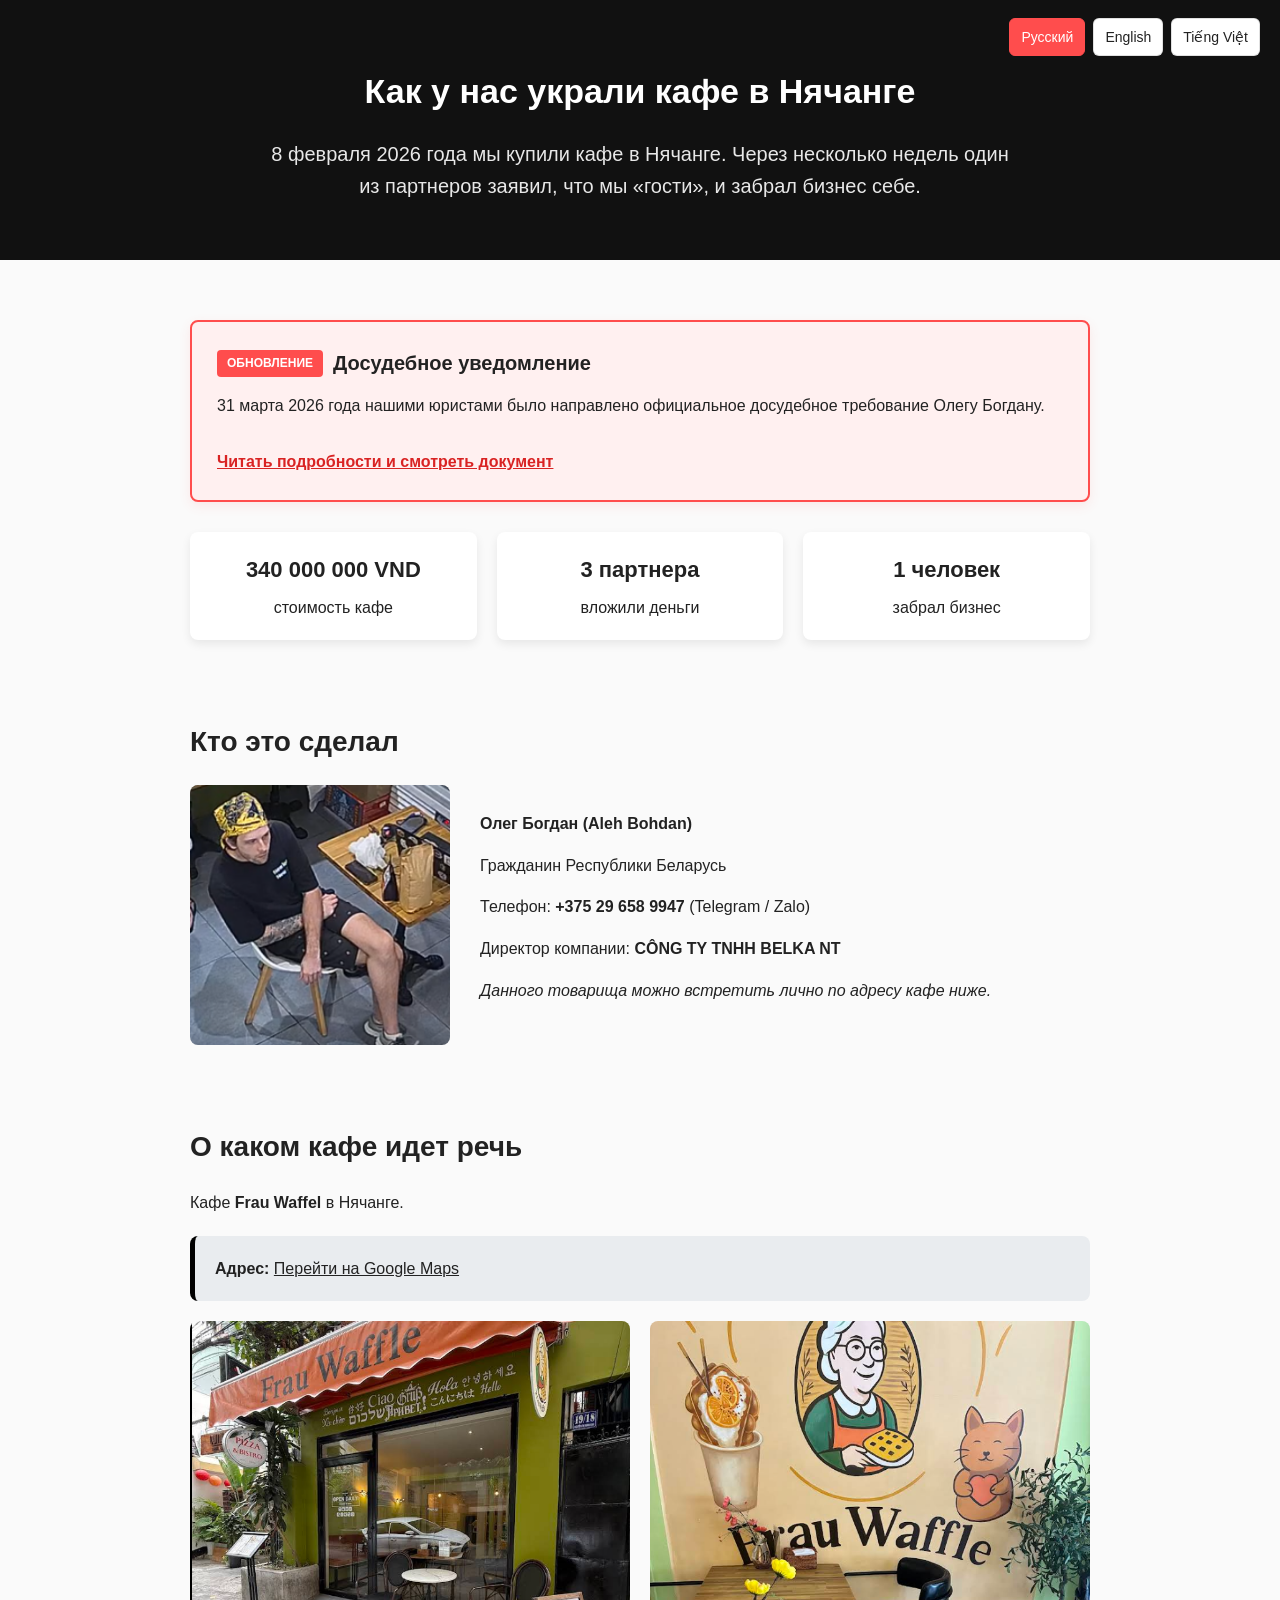
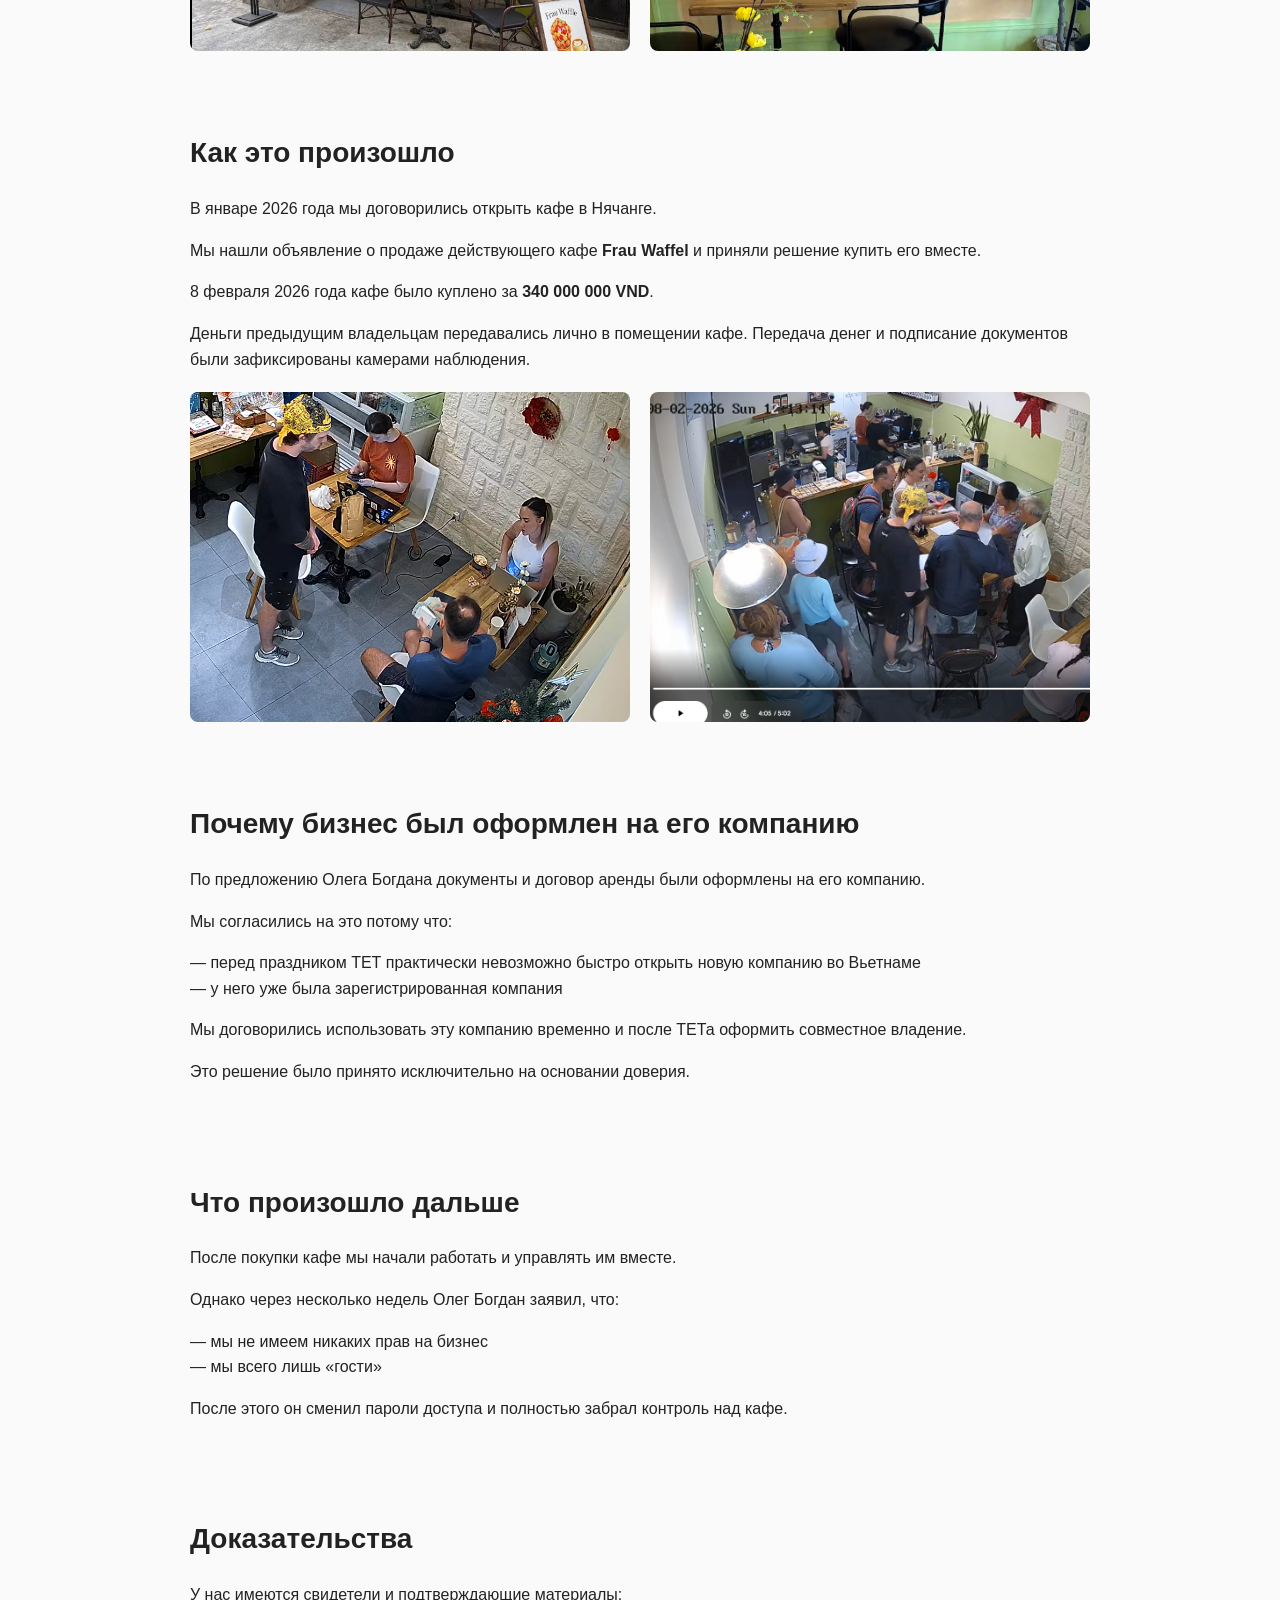
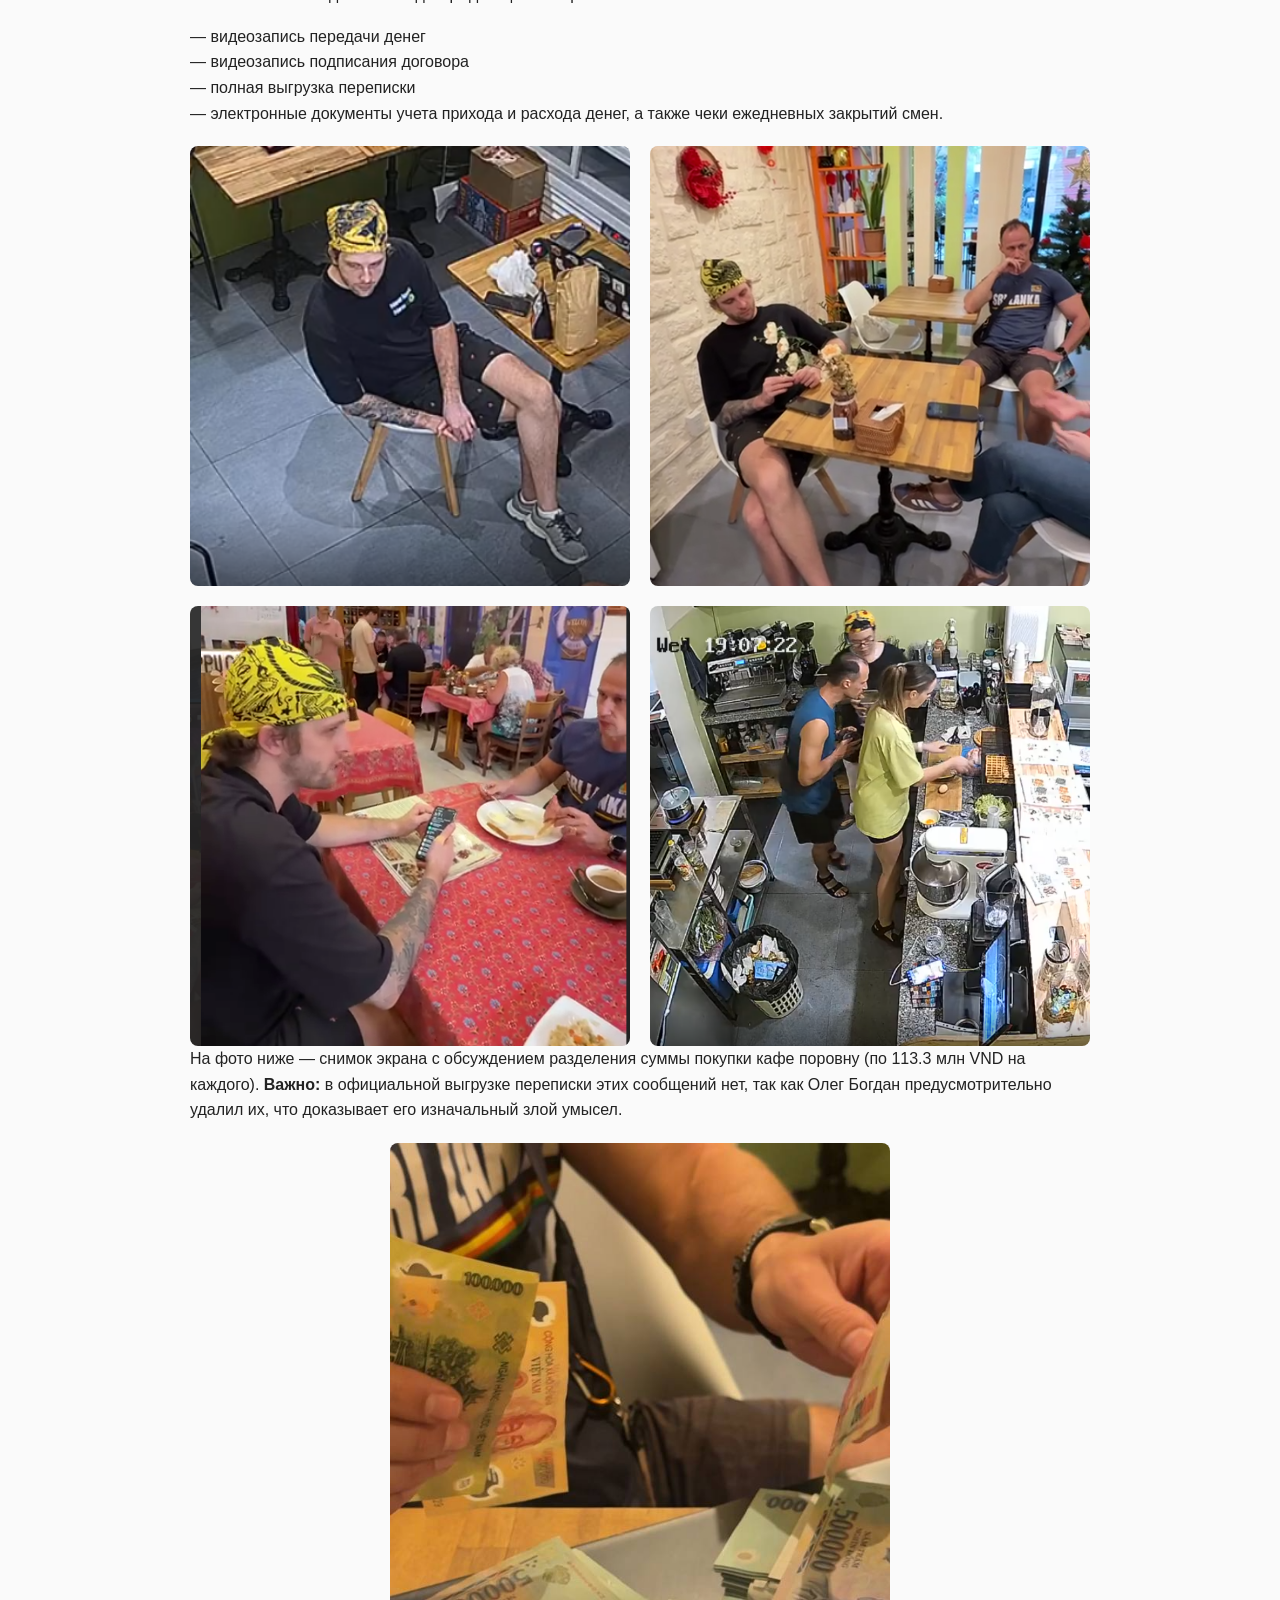
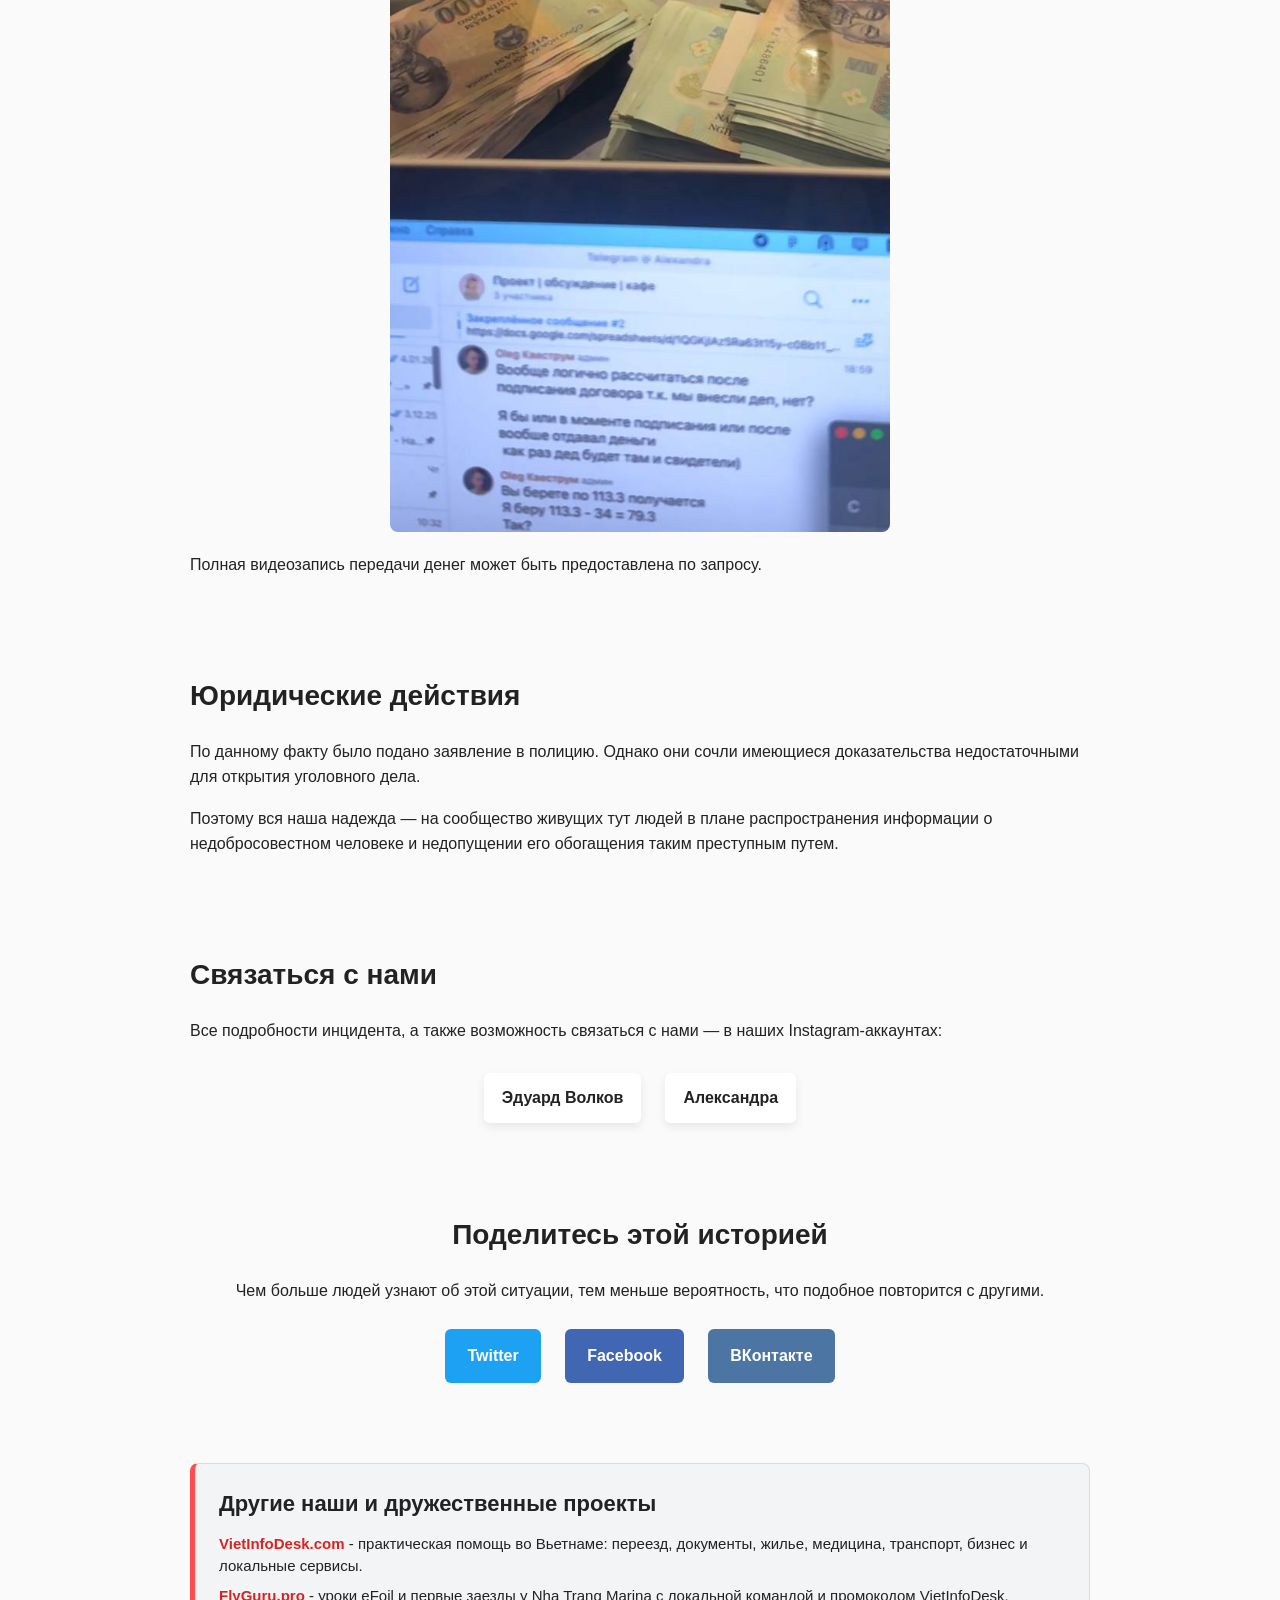
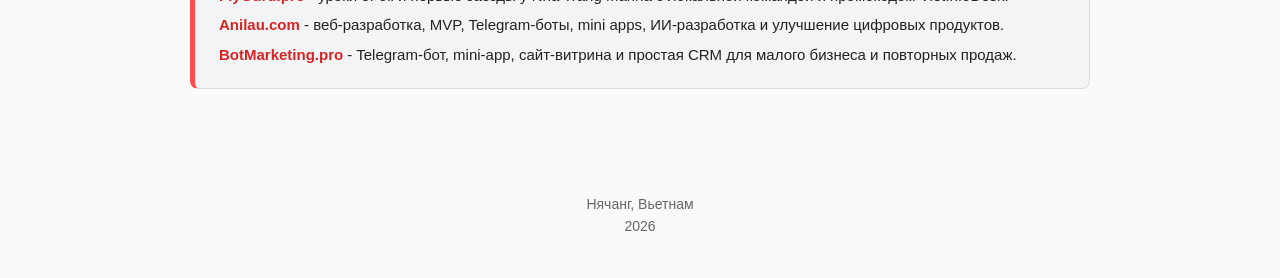
<file: index.html>
<!DOCTYPE html>
<html lang="ru">
<head>
<meta charset="UTF-8">
<meta name="viewport" content="width=device-width, initial-scale=1.0">
<title>Как у нас украли кафе Frau Waffel в Нячанге</title>
<meta name="description" content="История о том, как у нас украли кафе Frau Waffel в Нячанге: Олег Богдан (Aleh Bohdan), BELKA NT, покупка за 340 000 000 VND, доказательства и юридические действия.">
<meta name="robots" content="index, follow">
<meta property="og:type" content="article">
<meta property="og:url" content="https://frauwaffel.com/">
<meta property="og:title" content="Как у нас украли кафе Frau Waffel в Нячанге">
<meta property="og:description" content="Олег Богдан (Aleh Bohdan) присвоил кафе Frau Waffel в Нячанге. Публикуем историю, доказательства и юридические действия.">
<meta property="og:image" content="https://frauwaffel.com/materials/cafe1.png">
<meta property="og:locale" content="ru_RU">
<meta property="og:locale:alternate" content="en_US">
<meta property="og:locale:alternate" content="vi_VN">
<meta name="twitter:card" content="summary_large_image">
<meta name="twitter:url" content="https://frauwaffel.com/">
<meta name="twitter:title" content="Как у нас украли кафе Frau Waffel в Нячанге">
<meta name="twitter:description" content="Олег Богдан (Aleh Bohdan) присвоил кафе Frau Waffel в Нячанге. Публикуем историю, доказательства и юридические действия.">
<meta name="twitter:image" content="https://frauwaffel.com/materials/cafe1.png">
<link rel="canonical" href="https://frauwaffel.com/">
<link rel="alternate" hreflang="ru" href="https://frauwaffel.com/">
<link rel="alternate" hreflang="en" href="https://frauwaffel.com/en.html">
<link rel="alternate" hreflang="vi" href="https://frauwaffel.com/vi.html">
<link rel="alternate" hreflang="x-default" href="https://frauwaffel.com/">
<link rel="icon" href="data:,">
<link rel="stylesheet" href="styles.css">
<script async src="https://www.googletagmanager.com/gtag/js?id=G-RG5YGMSLDT"></script>
<script>
window.dataLayer = window.dataLayer || [];
function gtag(){dataLayer.push(arguments);}
gtag('js', new Date());
gtag('config', 'G-RG5YGMSLDT');
</script>
<script type="application/ld+json">
{
  "@context": "https://schema.org",
  "@type": "Article",
  "headline": "Как у нас украли кафе Frau Waffel в Нячанге",
  "description": "История о том, как у нас украли кафе Frau Waffel в Нячанге: Олег Богдан (Aleh Bohdan), BELKA NT, покупка за 340 000 000 VND, доказательства и юридические действия.",
  "image": "https://frauwaffel.com/materials/cafe1.png",
  "inLanguage": "ru",
  "datePublished": "2026-03-05",
  "dateModified": "2026-06-03",
  "mainEntityOfPage": "https://frauwaffel.com/"
}
</script>
</head>
<body>
<header class="hero">
  <nav class="language-nav" aria-label="Выбор языка">
    <a href="/" aria-current="page">Русский</a>
    <a href="/en.html">English</a>
    <a href="/vi.html">Tiếng Việt</a>
  </nav>
  <h1>Как у нас украли кафе в Нячанге</h1>
  <p>8 февраля 2026 года мы купили кафе в Нячанге. Через несколько недель один из партнеров заявил, что мы «гости», и забрал бизнес себе.</p>
</header>

<main class="container">
  <section class="section">
    <div class="update-box">
      <div class="update-header">
        <span class="update-badge">Обновление</span>
        <h2>Досудебное уведомление</h2>
      </div>
      <p>31 марта 2026 года нашими юристами было направлено официальное досудебное требование Олегу Богдану.</p>
      <a href="legal-update.html" class="update-link">Читать подробности и смотреть документ</a>
    </div>

    <div class="facts">
      <div class="fact"><strong>340 000 000 VND</strong><span>стоимость кафе</span></div>
      <div class="fact"><strong>3 партнера</strong><span>вложили деньги</span></div>
      <div class="fact"><strong>1 человек</strong><span>забрал бизнес</span></div>
    </div>
  </section>

  <section class="section">
    <h2>Кто это сделал</h2>
    <div class="person">
      <img src="materials/scammer_aleh_bohdan.png" alt="Олег Богдан (Aleh Bohdan), участник истории с кафе Frau Waffel">
      <div>
        <p><strong>Олег Богдан (Aleh Bohdan)</strong></p>
        <p>Гражданин Республики Беларусь</p>
        <p>Телефон: <strong>+375 29 658 9947</strong> (Telegram / Zalo)</p>
        <p>Директор компании: <strong>CÔNG TY TNHH BELKA NT</strong></p>
        <p><em>Данного товарища можно встретить лично по адресу кафе ниже.</em></p>
      </div>
    </div>
  </section>

  <section class="section">
    <h2>О каком кафе идет речь</h2>
    <p>Кафе <strong>Frau Waffel</strong> в Нячанге.</p>
    <div class="location-box"><strong>Адрес:</strong> <a href="https://maps.app.goo.gl/wEeCgrbshTa6hxHM7" target="_blank" rel="noopener">Перейти на Google Maps</a></div>
    <div class="images">
      <img src="materials/cafe1.png" alt="Интерьер кафе Frau Waffel в Нячанге">
      <img src="materials/cafe2.png" alt="Внешний вид кафе Frau Waffel в Нячанге">
    </div>
  </section>

  <section class="section">
    <h2>Как это произошло</h2>
    <p>В январе 2026 года мы договорились открыть кафе в Нячанге.</p>
    <p>Мы нашли объявление о продаже действующего кафе <strong>Frau Waffel</strong> и приняли решение купить его вместе.</p>
    <p>8 февраля 2026 года кафе было куплено за <strong>340 000 000 VND</strong>.</p>
    <p>Деньги предыдущим владельцам передавались лично в помещении кафе. Передача денег и подписание документов были зафиксированы камерами наблюдения.</p>
    <div class="images">
      <img src="materials/money_for_cafe.png" alt="Доказательство передачи денег за покупку кафе Frau Waffel">
      <img src="materials/contract_signed.png" alt="Доказательство подписания документов по покупке кафе Frau Waffel">
    </div>
  </section>

  <section class="section">
    <h2>Почему бизнес был оформлен на его компанию</h2>
    <p>По предложению Олега Богдана документы и договор аренды были оформлены на его компанию.</p>
    <p>Мы согласились на это потому что:</p>
    <p>— перед праздником ТЕТ практически невозможно быстро открыть новую компанию во Вьетнаме<br>— у него уже была зарегистрированная компания</p>
    <p>Мы договорились использовать эту компанию временно и после ТЕТа оформить совместное владение.</p>
    <p>Это решение было принято исключительно на основании доверия.</p>
  </section>

  <section class="section">
    <h2>Что произошло дальше</h2>
    <p>После покупки кафе мы начали работать и управлять им вместе.</p>
    <p>Однако через несколько недель Олег Богдан заявил, что:</p>
    <p>— мы не имеем никаких прав на бизнес<br>— мы всего лишь «гости»</p>
    <p>После этого он сменил пароли доступа и полностью забрал контроль над кафе.</p>
  </section>

  <section class="section">
    <h2>Доказательства</h2>
    <p>У нас имеются свидетели и подтверждающие материалы:</p>
    <p>— видеозапись передачи денег<br>— видеозапись подписания договора<br>— полная выгрузка переписки<br>— электронные документы учета прихода и расхода денег, а также чеки ежедневных закрытий смен.</p>
    <div class="images">
      <img src="materials/screenshot_1.png" alt="Доказательство: переписка и финансовые записи по кафе Frau Waffel">
      <img src="materials/screenshot_2.png" alt="Доказательство: переписка и финансовые записи по кафе Frau Waffel">
      <img src="materials/screenshot_3.png" alt="Доказательство: переписка и финансовые записи по кафе Frau Waffel">
      <img src="materials/rabotaem_v_kafe.png" alt="Доказательство работы в кафе до захвата бизнеса">
    </div>
    <p>На фото ниже — снимок экрана с обсуждением разделения суммы покупки кафе поровну (по 113.3 млн VND на каждого). <strong>Важно:</strong> в официальной выгрузке переписки этих сообщений нет, так как Олег Богдан предусмотрительно удалил их, что доказывает его изначальный злой умысел.</p>
    <div class="images single-proof">
      <img src="materials/shares.jpg" alt="Скриншот обсуждения равных долей при покупке кафе Frau Waffel">
    </div>
    <p>Полная видеозапись передачи денег может быть предоставлена по запросу.</p>
  </section>

  <section class="section">
    <h2>Юридические действия</h2>
    <p>По данному факту было подано заявление в полицию. Однако они сочли имеющиеся доказательства недостаточными для открытия уголовного дела.</p>
    <p>Поэтому вся наша надежда — на сообщество живущих тут людей в плане распространения информации о недобросовестном человеке и недопущении его обогащения таким преступным путем.</p>
  </section>

  <section class="section">
    <h2>Связаться с нами</h2>
    <p>Все подробности инцидента, а также возможность связаться с нами — в наших Instagram-аккаунтах:</p>
    <div class="social-links">
      <a href="https://www.instagram.com/ed_volkov" target="_blank" rel="noopener" class="social-item">Эдуард Волков</a>
      <a href="https://www.instagram.com/travelophilea" target="_blank" rel="noopener" class="social-item">Александра</a>
    </div>
  </section>

  <section class="share">
    <h2>Поделитесь этой историей</h2>
    <p>Чем больше людей узнают об этой ситуации, тем меньше вероятность, что подобное повторится с другими.</p>
    <a href="https://twitter.com/intent/tweet?url=https%3A%2F%2Ffrauwaffel.com%2F&text=%D0%9A%D0%B0%D0%BA%20%D1%83%20%D0%BD%D0%B0%D1%81%20%D1%83%D0%BA%D1%80%D0%B0%D0%BB%D0%B8%20%D0%BA%D0%B0%D1%84%D0%B5%20Frau%20Waffel%20%D0%B2%20%D0%9D%D1%8F%D1%87%D0%B0%D0%BD%D0%B3%D0%B5" target="_blank" rel="noopener" class="tw">Twitter</a>
    <a href="https://www.facebook.com/sharer/sharer.php?u=https%3A%2F%2Ffrauwaffel.com%2F" target="_blank" rel="noopener" class="fb">Facebook</a>
    <a href="https://vk.com/share.php?url=https%3A%2F%2Ffrauwaffel.com%2F&title=%D0%9A%D0%B0%D0%BA%20%D1%83%20%D0%BD%D0%B0%D1%81%20%D1%83%D0%BA%D1%80%D0%B0%D0%BB%D0%B8%20%D0%BA%D0%B0%D1%84%D0%B5%20Frau%20Waffel" target="_blank" rel="noopener" class="vk">ВКонтакте</a>
  </section>

  <section class="partners">
    <h2>Другие наши и дружественные проекты</h2>
    <div class="partner-list">
      <p class="partner-item"><a href="https://vietinfodesk.com/ru/" target="_blank" rel="noopener">VietInfoDesk.com</a> - практическая помощь во Вьетнаме: переезд, документы, жилье, медицина, транспорт, бизнес и локальные сервисы.</p>
      <p class="partner-item"><a href="https://flyguru.pro/ru/locations/nha-trang-marina?promo=VIETINFODESK" target="_blank" rel="noopener">FlyGuru.pro</a> - уроки eFoil и первые заезды у Nha Trang Marina с локальной командой и промокодом VietInfoDesk.</p>
      <p class="partner-item"><a href="https://anilau.com/ru/web-development-services/" target="_blank" rel="noopener">Anilau.com</a> - веб-разработка, MVP, Telegram-боты, mini apps, ИИ-разработка и улучшение цифровых продуктов.</p>
      <p class="partner-item"><a href="https://botmarketing.pro/" target="_blank" rel="noopener">BotMarketing.pro</a> - Telegram-бот, mini-app, сайт-витрина и простая CRM для малого бизнеса и повторных продаж.</p>
    </div>
  </section>
</main>

<footer class="footer">Нячанг, Вьетнам<br>2026</footer>
</body>
</html>
</file>
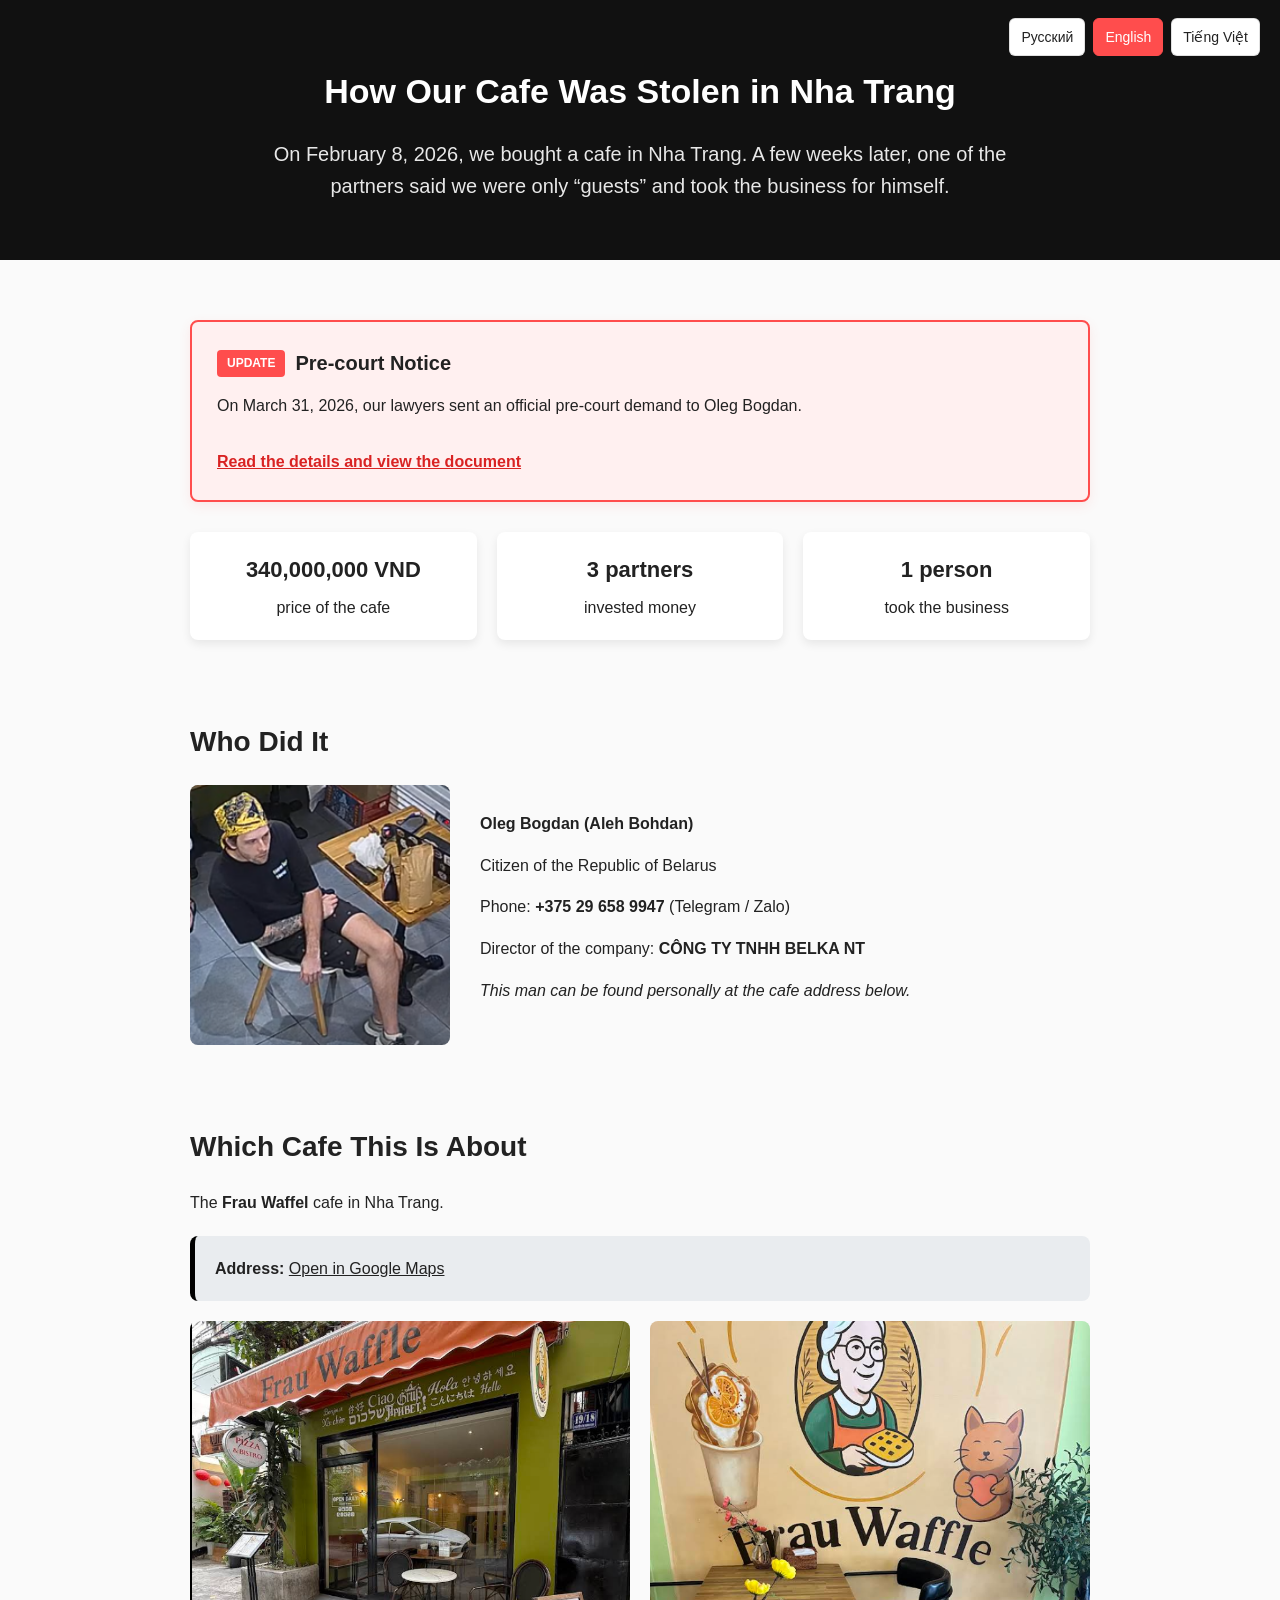
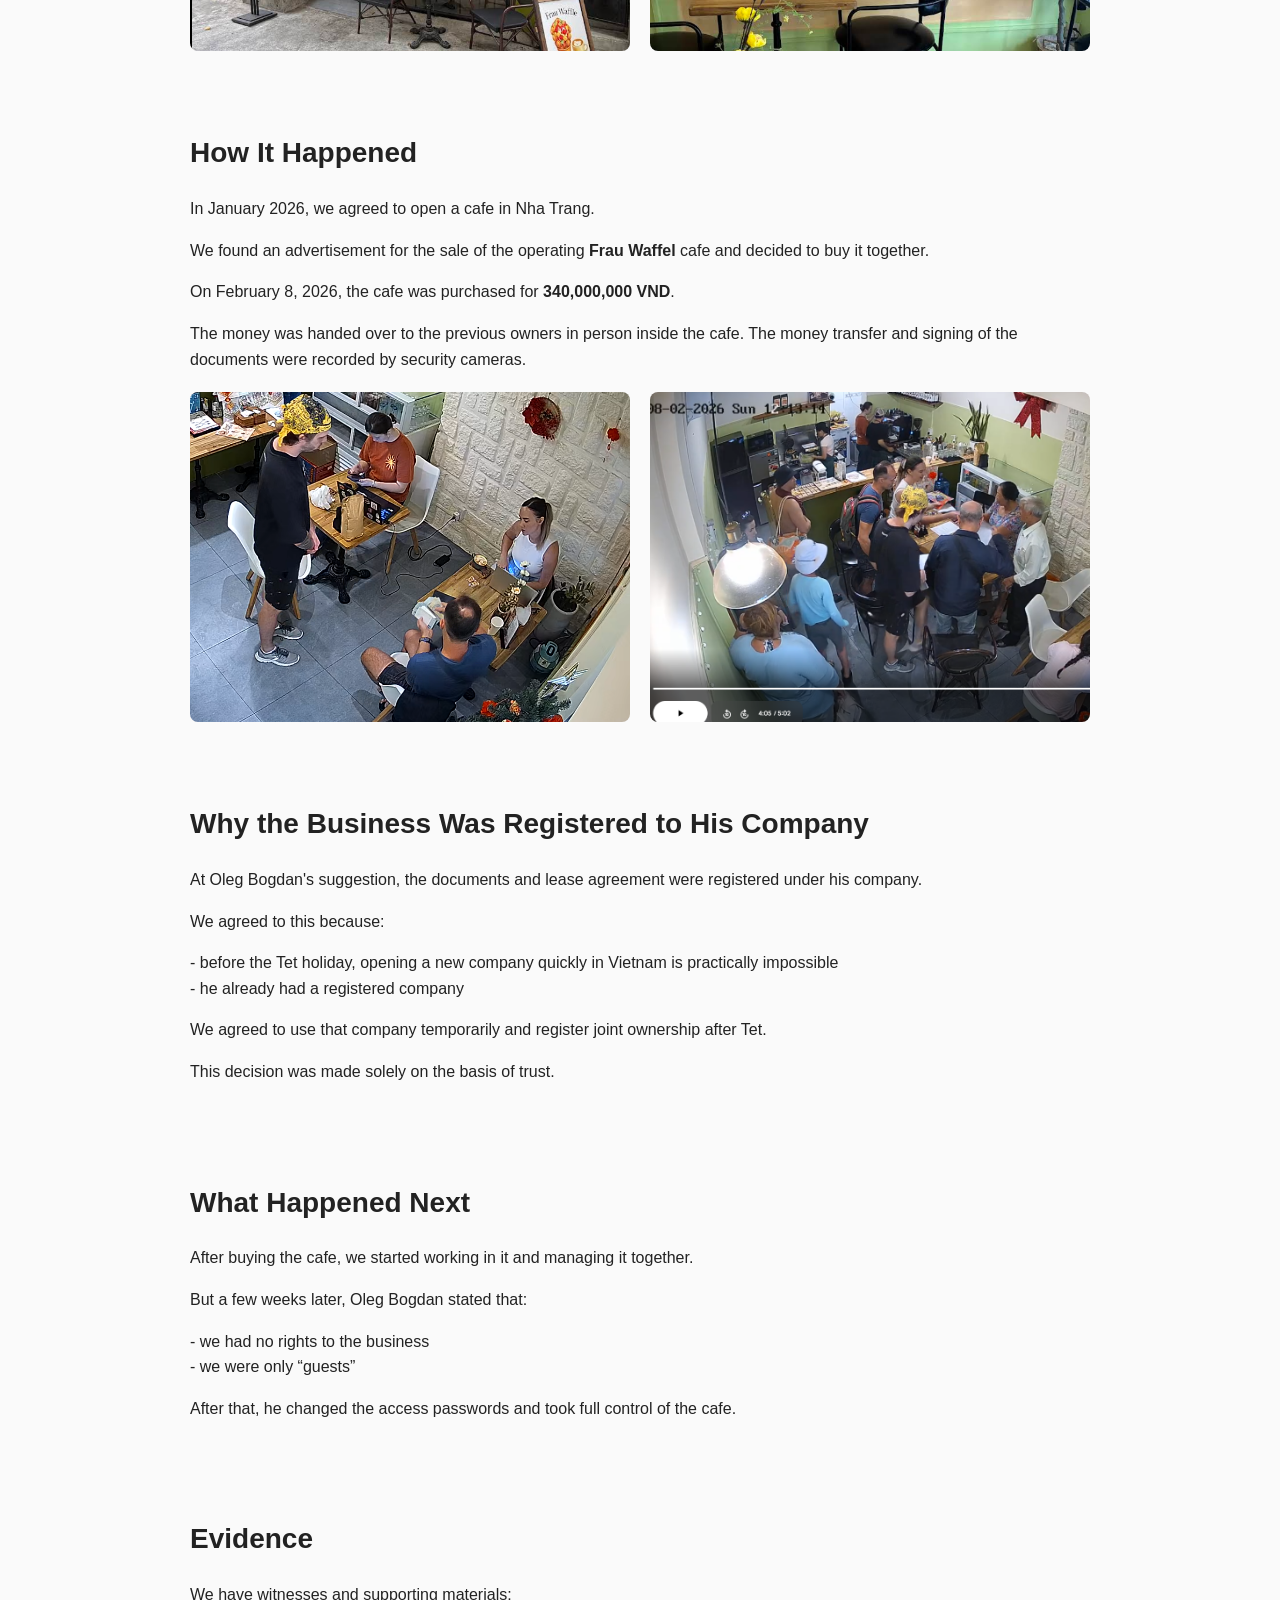
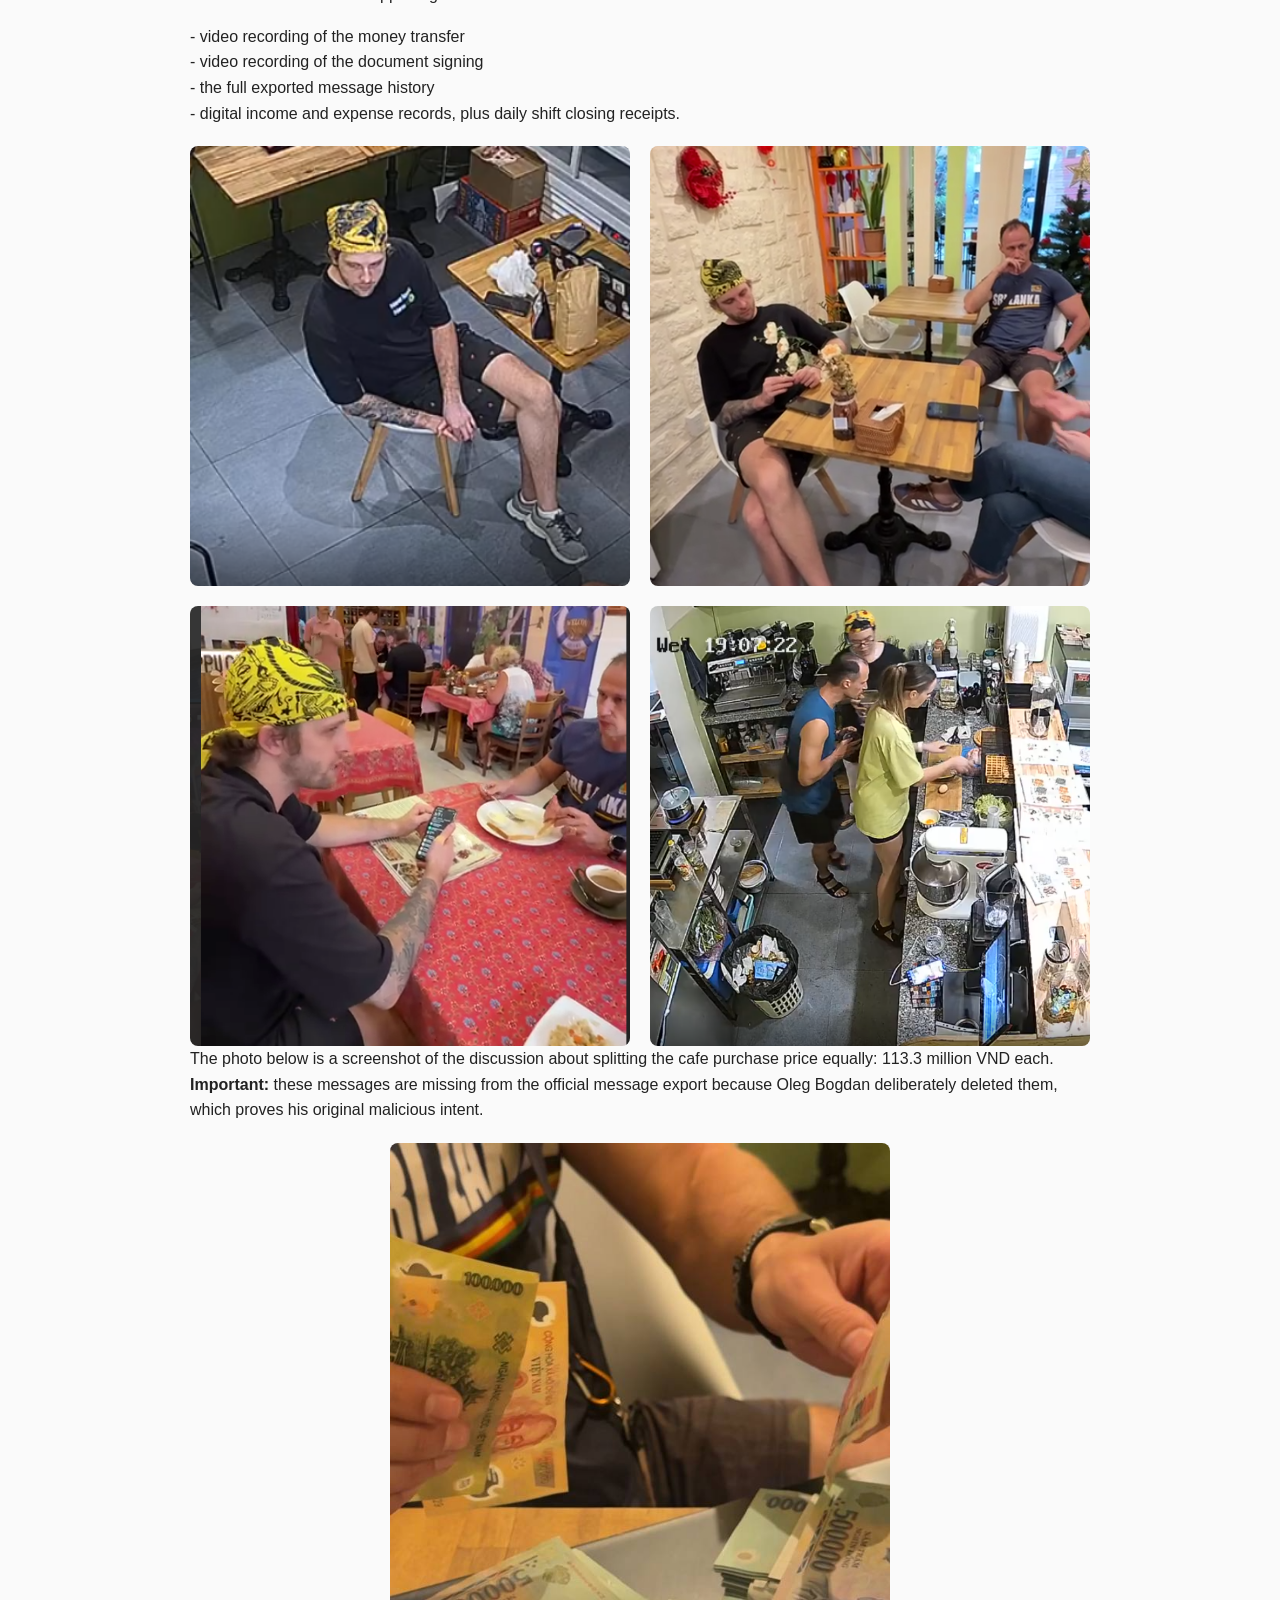
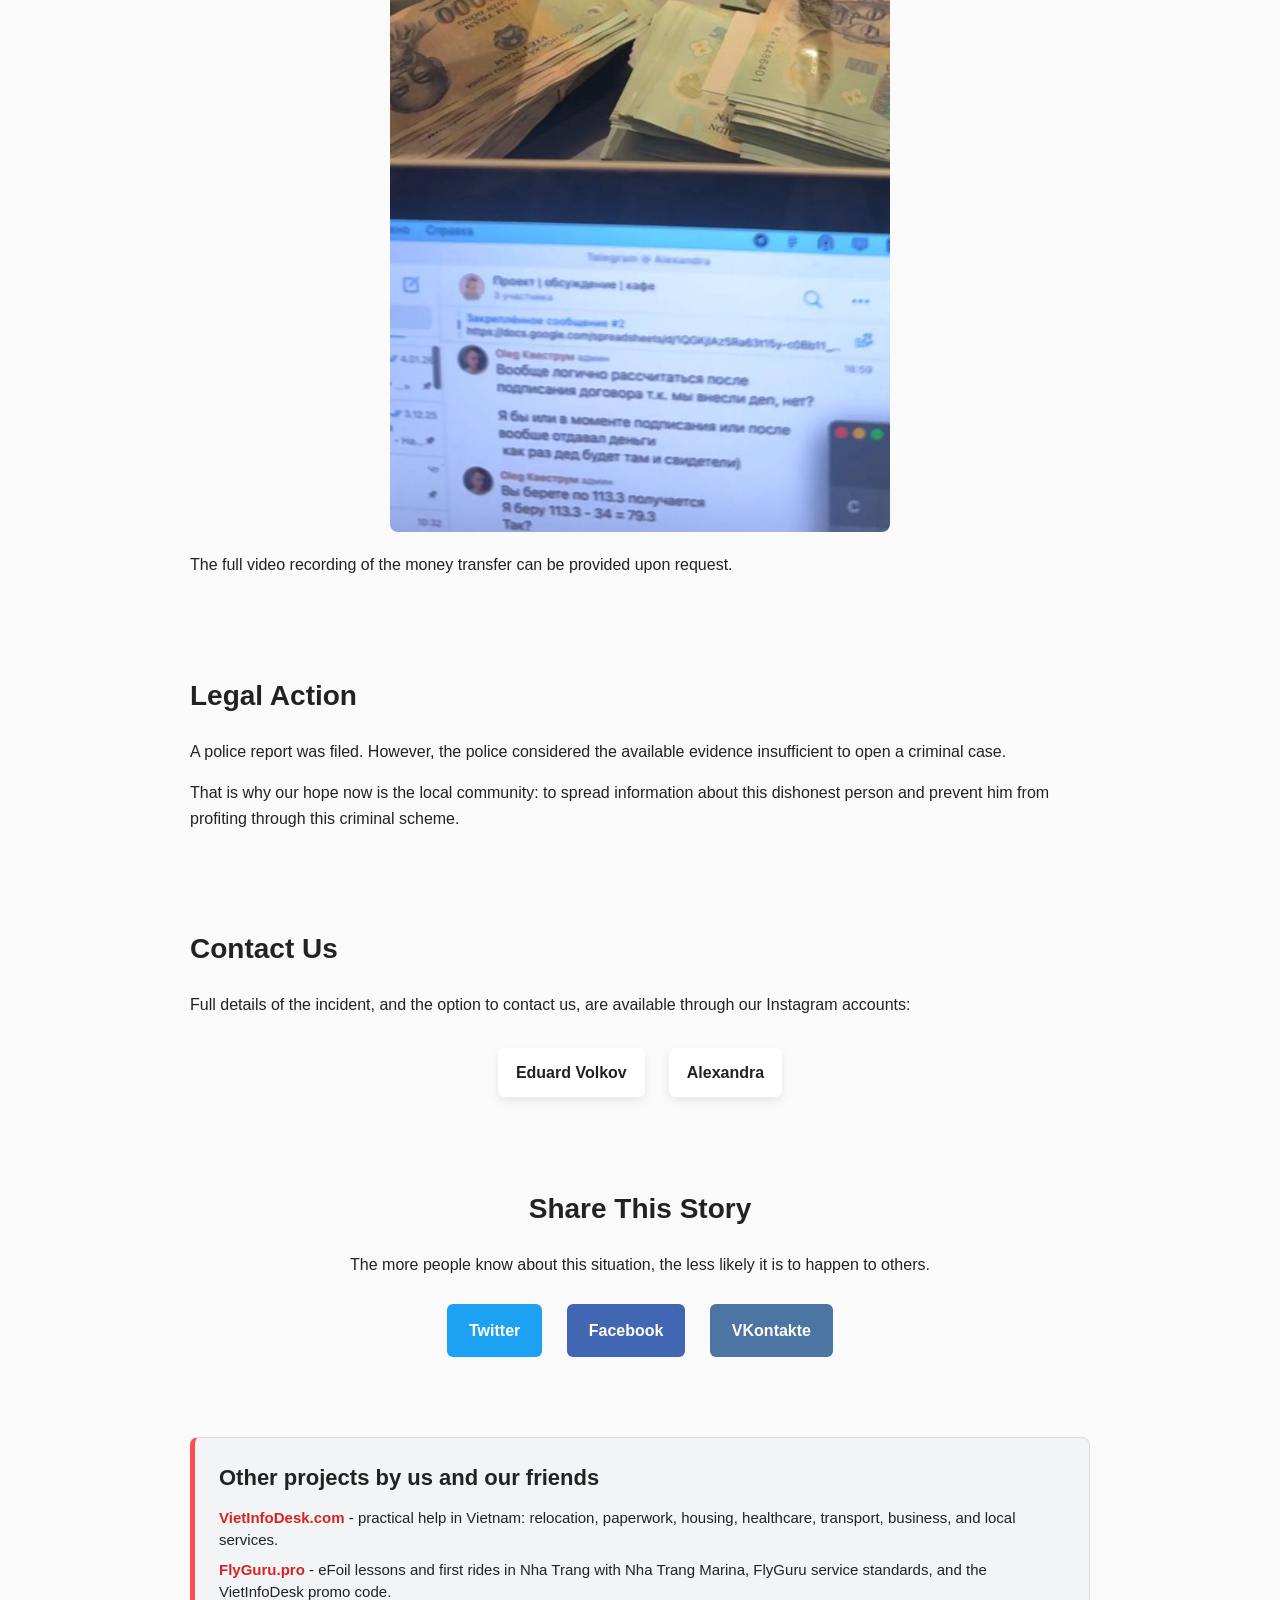
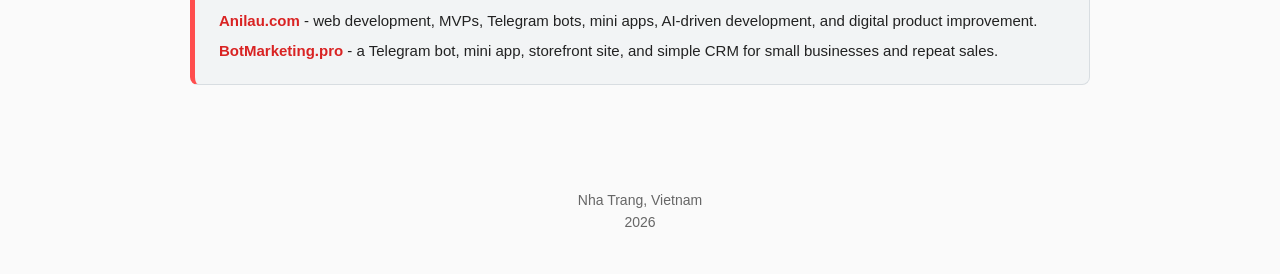
<file: en.html>
<!DOCTYPE html>
<html lang="en">
<head>
<meta charset="UTF-8">
<meta name="viewport" content="width=device-width, initial-scale=1.0">
<title>How Our Frau Waffel Cafe Was Stolen in Nha Trang</title>
<meta name="description" content="The story of how our Frau Waffel cafe in Nha Trang was stolen: Oleg Bogdan (Aleh Bohdan), BELKA NT, the 340,000,000 VND purchase, evidence, and legal action.">
<meta name="robots" content="index, follow">
<meta property="og:type" content="article">
<meta property="og:url" content="https://frauwaffel.com/en.html">
<meta property="og:title" content="How Our Frau Waffel Cafe Was Stolen in Nha Trang">
<meta property="og:description" content="Oleg Bogdan (Aleh Bohdan) took over the Frau Waffel cafe in Nha Trang. We publish the story, evidence, and legal action.">
<meta property="og:image" content="https://frauwaffel.com/materials/cafe1.png">
<meta property="og:locale" content="en_US">
<meta property="og:locale:alternate" content="ru_RU">
<meta property="og:locale:alternate" content="vi_VN">
<meta name="twitter:card" content="summary_large_image">
<meta name="twitter:url" content="https://frauwaffel.com/en.html">
<meta name="twitter:title" content="How Our Frau Waffel Cafe Was Stolen in Nha Trang">
<meta name="twitter:description" content="Oleg Bogdan (Aleh Bohdan) took over the Frau Waffel cafe in Nha Trang. We publish the story, evidence, and legal action.">
<meta name="twitter:image" content="https://frauwaffel.com/materials/cafe1.png">
<link rel="canonical" href="https://frauwaffel.com/en.html">
<link rel="alternate" hreflang="ru" href="https://frauwaffel.com/">
<link rel="alternate" hreflang="en" href="https://frauwaffel.com/en.html">
<link rel="alternate" hreflang="vi" href="https://frauwaffel.com/vi.html">
<link rel="alternate" hreflang="x-default" href="https://frauwaffel.com/">
<link rel="icon" href="data:,">
<link rel="stylesheet" href="styles.css">
<script async src="https://www.googletagmanager.com/gtag/js?id=G-RG5YGMSLDT"></script>
<script>
window.dataLayer = window.dataLayer || [];
function gtag(){dataLayer.push(arguments);}
gtag('js', new Date());
gtag('config', 'G-RG5YGMSLDT');
</script>
<script type="application/ld+json">
{
  "@context": "https://schema.org",
  "@type": "Article",
  "headline": "How Our Frau Waffel Cafe Was Stolen in Nha Trang",
  "description": "The story of how our Frau Waffel cafe in Nha Trang was stolen: Oleg Bogdan (Aleh Bohdan), BELKA NT, the 340,000,000 VND purchase, evidence, and legal action.",
  "image": "https://frauwaffel.com/materials/cafe1.png",
  "inLanguage": "en",
  "datePublished": "2026-03-05",
  "dateModified": "2026-06-03",
  "mainEntityOfPage": "https://frauwaffel.com/en.html"
}
</script>
</head>
<body>
<header class="hero">
  <nav class="language-nav" aria-label="Language selection">
    <a href="/">Русский</a>
    <a href="/en.html" aria-current="page">English</a>
    <a href="/vi.html">Tiếng Việt</a>
  </nav>
  <h1>How Our Cafe Was Stolen in Nha Trang</h1>
  <p>On February 8, 2026, we bought a cafe in Nha Trang. A few weeks later, one of the partners said we were only “guests” and took the business for himself.</p>
</header>

<main class="container">
  <section class="section">
    <div class="update-box">
      <div class="update-header">
        <span class="update-badge">Update</span>
        <h2>Pre-court Notice</h2>
      </div>
      <p>On March 31, 2026, our lawyers sent an official pre-court demand to Oleg Bogdan.</p>
      <a href="legal-update-en.html" class="update-link">Read the details and view the document</a>
    </div>

    <div class="facts">
      <div class="fact"><strong>340,000,000 VND</strong><span>price of the cafe</span></div>
      <div class="fact"><strong>3 partners</strong><span>invested money</span></div>
      <div class="fact"><strong>1 person</strong><span>took the business</span></div>
    </div>
  </section>

  <section class="section">
    <h2>Who Did It</h2>
    <div class="person">
      <img src="materials/scammer_aleh_bohdan.png" alt="Oleg Bogdan (Aleh Bohdan), the person involved in the Frau Waffel cafe case">
      <div>
        <p><strong>Oleg Bogdan (Aleh Bohdan)</strong></p>
        <p>Citizen of the Republic of Belarus</p>
        <p>Phone: <strong>+375 29 658 9947</strong> (Telegram / Zalo)</p>
        <p>Director of the company: <strong>CÔNG TY TNHH BELKA NT</strong></p>
        <p><em>This man can be found personally at the cafe address below.</em></p>
      </div>
    </div>
  </section>

  <section class="section">
    <h2>Which Cafe This Is About</h2>
    <p>The <strong>Frau Waffel</strong> cafe in Nha Trang.</p>
    <div class="location-box"><strong>Address:</strong> <a href="https://maps.app.goo.gl/wEeCgrbshTa6hxHM7" target="_blank" rel="noopener">Open in Google Maps</a></div>
    <div class="images">
      <img src="materials/cafe1.png" alt="Interior of the Frau Waffel cafe in Nha Trang">
      <img src="materials/cafe2.png" alt="Exterior of the Frau Waffel cafe in Nha Trang">
    </div>
  </section>

  <section class="section">
    <h2>How It Happened</h2>
    <p>In January 2026, we agreed to open a cafe in Nha Trang.</p>
    <p>We found an advertisement for the sale of the operating <strong>Frau Waffel</strong> cafe and decided to buy it together.</p>
    <p>On February 8, 2026, the cafe was purchased for <strong>340,000,000 VND</strong>.</p>
    <p>The money was handed over to the previous owners in person inside the cafe. The money transfer and signing of the documents were recorded by security cameras.</p>
    <div class="images">
      <img src="materials/money_for_cafe.png" alt="Evidence of the money transfer for the Frau Waffel cafe purchase">
      <img src="materials/contract_signed.png" alt="Evidence of document signing for the Frau Waffel cafe purchase">
    </div>
  </section>

  <section class="section">
    <h2>Why the Business Was Registered to His Company</h2>
    <p>At Oleg Bogdan's suggestion, the documents and lease agreement were registered under his company.</p>
    <p>We agreed to this because:</p>
    <p>- before the Tet holiday, opening a new company quickly in Vietnam is practically impossible<br>- he already had a registered company</p>
    <p>We agreed to use that company temporarily and register joint ownership after Tet.</p>
    <p>This decision was made solely on the basis of trust.</p>
  </section>

  <section class="section">
    <h2>What Happened Next</h2>
    <p>After buying the cafe, we started working in it and managing it together.</p>
    <p>But a few weeks later, Oleg Bogdan stated that:</p>
    <p>- we had no rights to the business<br>- we were only “guests”</p>
    <p>After that, he changed the access passwords and took full control of the cafe.</p>
  </section>

  <section class="section">
    <h2>Evidence</h2>
    <p>We have witnesses and supporting materials:</p>
    <p>- video recording of the money transfer<br>- video recording of the document signing<br>- the full exported message history<br>- digital income and expense records, plus daily shift closing receipts.</p>
    <div class="images">
      <img src="materials/screenshot_1.png" alt="Evidence: messages and financial records for the Frau Waffel cafe">
      <img src="materials/screenshot_2.png" alt="Evidence: messages and financial records for the Frau Waffel cafe">
      <img src="materials/screenshot_3.png" alt="Evidence: messages and financial records for the Frau Waffel cafe">
      <img src="materials/rabotaem_v_kafe.png" alt="Evidence of work in the cafe before the business was taken">
    </div>
    <p>The photo below is a screenshot of the discussion about splitting the cafe purchase price equally: 113.3 million VND each. <strong>Important:</strong> these messages are missing from the official message export because Oleg Bogdan deliberately deleted them, which proves his original malicious intent.</p>
    <div class="images single-proof">
      <img src="materials/shares.jpg" alt="Screenshot discussing equal shares in the Frau Waffel cafe purchase">
    </div>
    <p>The full video recording of the money transfer can be provided upon request.</p>
  </section>

  <section class="section">
    <h2>Legal Action</h2>
    <p>A police report was filed. However, the police considered the available evidence insufficient to open a criminal case.</p>
    <p>That is why our hope now is the local community: to spread information about this dishonest person and prevent him from profiting through this criminal scheme.</p>
  </section>

  <section class="section">
    <h2>Contact Us</h2>
    <p>Full details of the incident, and the option to contact us, are available through our Instagram accounts:</p>
    <div class="social-links">
      <a href="https://www.instagram.com/ed_volkov" target="_blank" rel="noopener" class="social-item">Eduard Volkov</a>
      <a href="https://www.instagram.com/travelophilea" target="_blank" rel="noopener" class="social-item">Alexandra</a>
    </div>
  </section>

  <section class="share">
    <h2>Share This Story</h2>
    <p>The more people know about this situation, the less likely it is to happen to others.</p>
    <a href="https://twitter.com/intent/tweet?url=https%3A%2F%2Ffrauwaffel.com%2Fen.html&text=How%20our%20Frau%20Waffel%20cafe%20was%20stolen%20in%20Nha%20Trang" target="_blank" rel="noopener" class="tw">Twitter</a>
    <a href="https://www.facebook.com/sharer/sharer.php?u=https%3A%2F%2Ffrauwaffel.com%2Fen.html" target="_blank" rel="noopener" class="fb">Facebook</a>
    <a href="https://vk.com/share.php?url=https%3A%2F%2Ffrauwaffel.com%2Fen.html&title=How%20our%20Frau%20Waffel%20cafe%20was%20stolen" target="_blank" rel="noopener" class="vk">VKontakte</a>
  </section>

  <section class="partners">
    <h2>Other projects by us and our friends</h2>
    <div class="partner-list">
      <p class="partner-item"><a href="https://vietinfodesk.com/en/" target="_blank" rel="noopener">VietInfoDesk.com</a> - practical help in Vietnam: relocation, paperwork, housing, healthcare, transport, business, and local services.</p>
      <p class="partner-item"><a href="https://flyguru.pro/locations/nha-trang-marina?promo=VIETINFODESK" target="_blank" rel="noopener">FlyGuru.pro</a> - eFoil lessons and first rides in Nha Trang with Nha Trang Marina, FlyGuru service standards, and the VietInfoDesk promo code.</p>
      <p class="partner-item"><a href="https://anilau.com/en/web-development-services/" target="_blank" rel="noopener">Anilau.com</a> - web development, MVPs, Telegram bots, mini apps, AI-driven development, and digital product improvement.</p>
      <p class="partner-item"><a href="https://botmarketing.pro/" target="_blank" rel="noopener">BotMarketing.pro</a> - a Telegram bot, mini app, storefront site, and simple CRM for small businesses and repeat sales.</p>
    </div>
  </section>
</main>

<footer class="footer">Nha Trang, Vietnam<br>2026</footer>
</body>
</html>
</file>
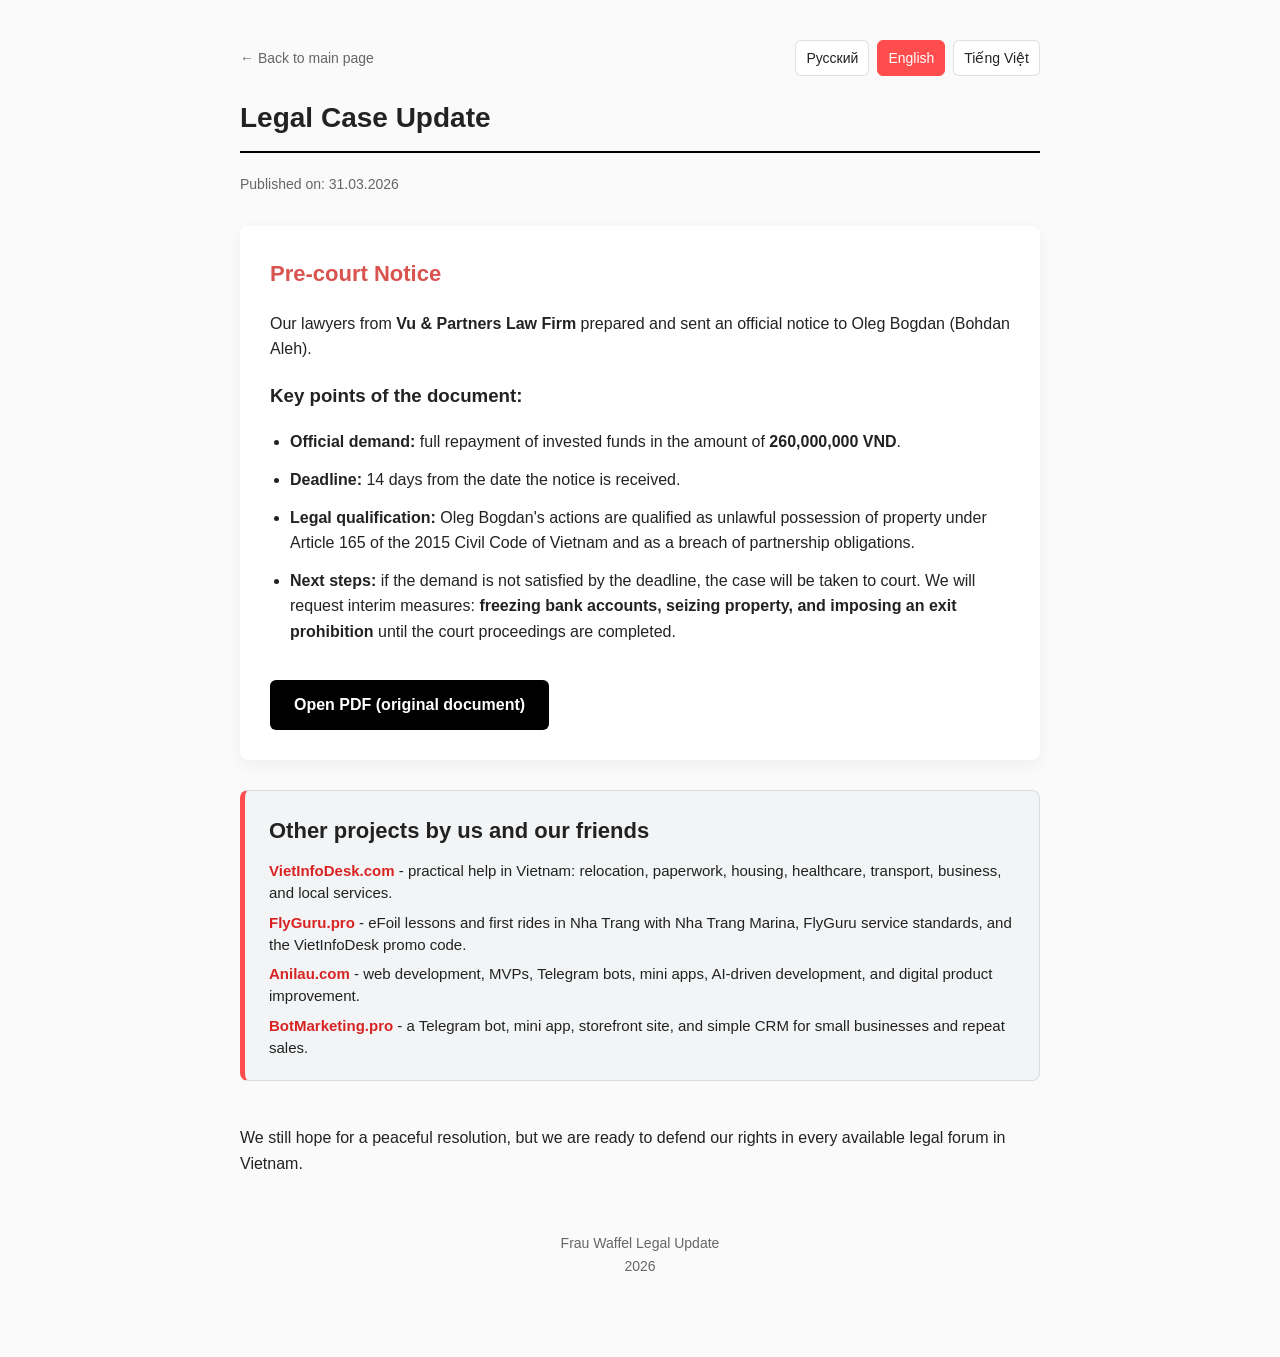
<file: legal-update-en.html>
<!DOCTYPE html>
<html lang="en">
<head>
<meta charset="UTF-8">
<meta name="viewport" content="width=device-width, initial-scale=1.0">
<title>Pre-court Notice in the Frau Waffel Case</title>
<meta name="description" content="On March 31, 2026, Vu & Partners Law Firm sent Oleg Bogdan a pre-court notice in the Frau Waffel case demanding repayment of 260,000,000 VND.">
<meta name="robots" content="index, follow">
<meta property="og:type" content="article">
<meta property="og:url" content="https://frauwaffel.com/legal-update-en.html">
<meta property="og:title" content="Pre-court Notice in the Frau Waffel Case">
<meta property="og:description" content="An official demand to Oleg Bogdan: return 260,000,000 VND and stop unlawfully holding the property.">
<meta property="og:image" content="https://frauwaffel.com/materials/cafe1.png">
<meta property="og:locale" content="en_US">
<meta name="twitter:card" content="summary_large_image">
<meta name="twitter:url" content="https://frauwaffel.com/legal-update-en.html">
<meta name="twitter:title" content="Pre-court Notice in the Frau Waffel Case">
<meta name="twitter:description" content="An official demand to Oleg Bogdan: return 260,000,000 VND and stop unlawfully holding the property.">
<meta name="twitter:image" content="https://frauwaffel.com/materials/cafe1.png">
<link rel="canonical" href="https://frauwaffel.com/legal-update-en.html">
<link rel="alternate" hreflang="ru" href="https://frauwaffel.com/legal-update.html">
<link rel="alternate" hreflang="en" href="https://frauwaffel.com/legal-update-en.html">
<link rel="alternate" hreflang="vi" href="https://frauwaffel.com/legal-update-vi.html">
<link rel="alternate" hreflang="x-default" href="https://frauwaffel.com/legal-update.html">
<link rel="icon" href="data:,">
<link rel="stylesheet" href="styles.css">
<script async src="https://www.googletagmanager.com/gtag/js?id=G-RG5YGMSLDT"></script>
<script>
window.dataLayer = window.dataLayer || [];
function gtag(){dataLayer.push(arguments);}
gtag('js', new Date());
gtag('config', 'G-RG5YGMSLDT');
</script>
<script type="application/ld+json">
{
  "@context": "https://schema.org",
  "@type": "Article",
  "headline": "Pre-court Notice in the Frau Waffel Case",
  "description": "On March 31, 2026, Vu & Partners Law Firm sent Oleg Bogdan a pre-court notice in the Frau Waffel case demanding repayment of 260,000,000 VND.",
  "image": "https://frauwaffel.com/materials/cafe1.png",
  "inLanguage": "en",
  "datePublished": "2026-03-31",
  "dateModified": "2026-06-03",
  "mainEntityOfPage": "https://frauwaffel.com/legal-update-en.html"
}
</script>
</head>
<body>
<main class="legal-container">
  <nav class="legal-nav" aria-label="Navigation">
    <a href="/en.html" class="back-link">← Back to main page</a>
    <div class="legal-lang" aria-label="Language selection">
      <a href="/legal-update.html">Русский</a>
      <a href="/legal-update-en.html" aria-current="page">English</a>
      <a href="/legal-update-vi.html">Tiếng Việt</a>
    </div>
  </nav>

  <h1 class="legal-title">Legal Case Update</h1>
  <div class="update-date">Published on: 31.03.2026</div>

  <section class="legal-box">
    <h2>Pre-court Notice</h2>
    <p>Our lawyers from <strong>Vu & Partners Law Firm</strong> prepared and sent an official notice to Oleg Bogdan (Bohdan Aleh).</p>

    <h3>Key points of the document:</h3>
    <ul class="summary-list">
      <li><strong>Official demand:</strong> full repayment of invested funds in the amount of <strong>260,000,000 VND</strong>.</li>
      <li><strong>Deadline:</strong> 14 days from the date the notice is received.</li>
      <li><strong>Legal qualification:</strong> Oleg Bogdan's actions are qualified as unlawful possession of property under Article 165 of the 2015 Civil Code of Vietnam and as a breach of partnership obligations.</li>
      <li><strong>Next steps:</strong> if the demand is not satisfied by the deadline, the case will be taken to court. We will request interim measures: <strong>freezing bank accounts, seizing property, and imposing an exit prohibition</strong> until the court proceedings are completed.</li>
    </ul>

    <a href="materials/precourt_notice.pdf" target="_blank" rel="noopener" class="pdf-link">Open PDF (original document)</a>
  </section>

  <section class="partners">
    <h2>Other projects by us and our friends</h2>
    <div class="partner-list">
      <p class="partner-item"><a href="https://vietinfodesk.com/en/" target="_blank" rel="noopener">VietInfoDesk.com</a> - practical help in Vietnam: relocation, paperwork, housing, healthcare, transport, business, and local services.</p>
      <p class="partner-item"><a href="https://flyguru.pro/locations/nha-trang-marina?promo=VIETINFODESK" target="_blank" rel="noopener">FlyGuru.pro</a> - eFoil lessons and first rides in Nha Trang with Nha Trang Marina, FlyGuru service standards, and the VietInfoDesk promo code.</p>
      <p class="partner-item"><a href="https://anilau.com/en/web-development-services/" target="_blank" rel="noopener">Anilau.com</a> - web development, MVPs, Telegram bots, mini apps, AI-driven development, and digital product improvement.</p>
      <p class="partner-item"><a href="https://botmarketing.pro/" target="_blank" rel="noopener">BotMarketing.pro</a> - a Telegram bot, mini app, storefront site, and simple CRM for small businesses and repeat sales.</p>
    </div>
  </section>

  <p>We still hope for a peaceful resolution, but we are ready to defend our rights in every available legal forum in Vietnam.</p>
  <footer class="footer">Frau Waffel Legal Update<br>2026</footer>
</main>
</body>
</html>
</file>
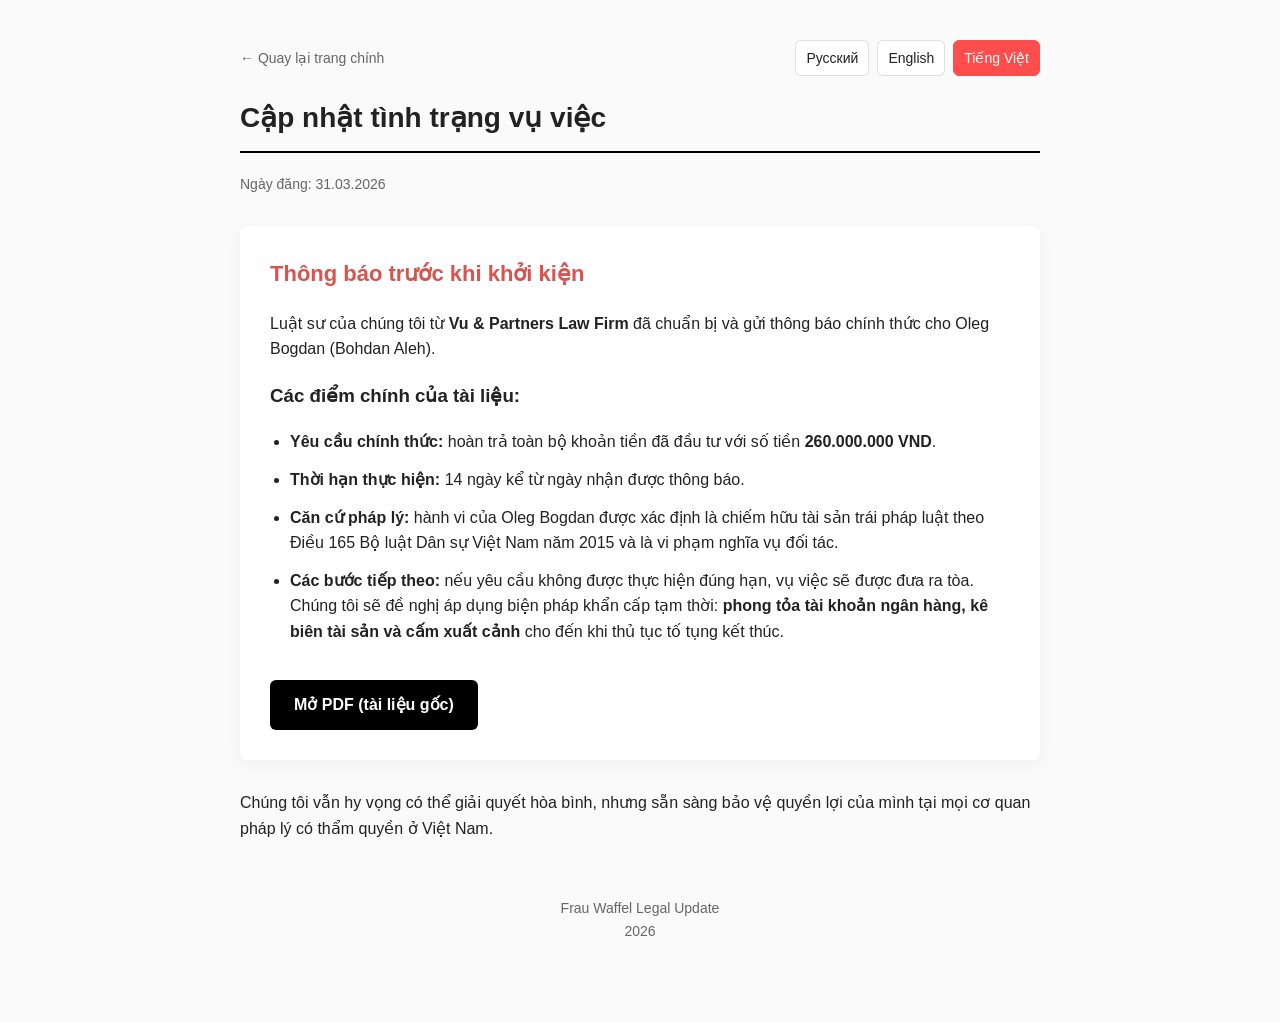
<file: legal-update-vi.html>
<!DOCTYPE html>
<html lang="vi">
<head>
<meta charset="UTF-8">
<meta name="viewport" content="width=device-width, initial-scale=1.0">
<title>Thông báo trước khi khởi kiện trong vụ Frau Waffel</title>
<meta name="description" content="Ngày 31 tháng 3 năm 2026, Vu & Partners Law Firm gửi Oleg Bogdan thông báo trước khi khởi kiện trong vụ Frau Waffel, yêu cầu hoàn trả 260.000.000 VND.">
<meta name="robots" content="index, follow">
<meta property="og:type" content="article">
<meta property="og:url" content="https://frauwaffel.com/legal-update-vi.html">
<meta property="og:title" content="Thông báo trước khi khởi kiện trong vụ Frau Waffel">
<meta property="og:description" content="Yêu cầu chính thức gửi Oleg Bogdan: hoàn trả 260.000.000 VND và chấm dứt việc chiếm giữ tài sản trái pháp luật.">
<meta property="og:image" content="https://frauwaffel.com/materials/cafe1.png">
<meta property="og:locale" content="vi_VN">
<meta name="twitter:card" content="summary_large_image">
<meta name="twitter:url" content="https://frauwaffel.com/legal-update-vi.html">
<meta name="twitter:title" content="Thông báo trước khi khởi kiện trong vụ Frau Waffel">
<meta name="twitter:description" content="Yêu cầu chính thức gửi Oleg Bogdan: hoàn trả 260.000.000 VND và chấm dứt việc chiếm giữ tài sản trái pháp luật.">
<meta name="twitter:image" content="https://frauwaffel.com/materials/cafe1.png">
<link rel="canonical" href="https://frauwaffel.com/legal-update-vi.html">
<link rel="alternate" hreflang="ru" href="https://frauwaffel.com/legal-update.html">
<link rel="alternate" hreflang="en" href="https://frauwaffel.com/legal-update-en.html">
<link rel="alternate" hreflang="vi" href="https://frauwaffel.com/legal-update-vi.html">
<link rel="alternate" hreflang="x-default" href="https://frauwaffel.com/legal-update.html">
<link rel="icon" href="data:,">
<link rel="stylesheet" href="styles.css">
<script async src="https://www.googletagmanager.com/gtag/js?id=G-RG5YGMSLDT"></script>
<script>
window.dataLayer = window.dataLayer || [];
function gtag(){dataLayer.push(arguments);}
gtag('js', new Date());
gtag('config', 'G-RG5YGMSLDT');
</script>
<script type="application/ld+json">
{
  "@context": "https://schema.org",
  "@type": "Article",
  "headline": "Thông báo trước khi khởi kiện trong vụ Frau Waffel",
  "description": "Ngày 31 tháng 3 năm 2026, Vu & Partners Law Firm gửi Oleg Bogdan thông báo trước khi khởi kiện trong vụ Frau Waffel, yêu cầu hoàn trả 260.000.000 VND.",
  "image": "https://frauwaffel.com/materials/cafe1.png",
  "inLanguage": "vi",
  "datePublished": "2026-03-31",
  "dateModified": "2026-06-03",
  "mainEntityOfPage": "https://frauwaffel.com/legal-update-vi.html"
}
</script>
</head>
<body>
<main class="legal-container">
  <nav class="legal-nav" aria-label="Điều hướng">
    <a href="/vi.html" class="back-link">← Quay lại trang chính</a>
    <div class="legal-lang" aria-label="Chọn ngôn ngữ">
      <a href="/legal-update.html">Русский</a>
      <a href="/legal-update-en.html">English</a>
      <a href="/legal-update-vi.html" aria-current="page">Tiếng Việt</a>
    </div>
  </nav>

  <h1 class="legal-title">Cập nhật tình trạng vụ việc</h1>
  <div class="update-date">Ngày đăng: 31.03.2026</div>

  <section class="legal-box">
    <h2>Thông báo trước khi khởi kiện</h2>
    <p>Luật sư của chúng tôi từ <strong>Vu & Partners Law Firm</strong> đã chuẩn bị và gửi thông báo chính thức cho Oleg Bogdan (Bohdan Aleh).</p>

    <h3>Các điểm chính của tài liệu:</h3>
    <ul class="summary-list">
      <li><strong>Yêu cầu chính thức:</strong> hoàn trả toàn bộ khoản tiền đã đầu tư với số tiền <strong>260.000.000 VND</strong>.</li>
      <li><strong>Thời hạn thực hiện:</strong> 14 ngày kể từ ngày nhận được thông báo.</li>
      <li><strong>Căn cứ pháp lý:</strong> hành vi của Oleg Bogdan được xác định là chiếm hữu tài sản trái pháp luật theo Điều 165 Bộ luật Dân sự Việt Nam năm 2015 và là vi phạm nghĩa vụ đối tác.</li>
      <li><strong>Các bước tiếp theo:</strong> nếu yêu cầu không được thực hiện đúng hạn, vụ việc sẽ được đưa ra tòa. Chúng tôi sẽ đề nghị áp dụng biện pháp khẩn cấp tạm thời: <strong>phong tỏa tài khoản ngân hàng, kê biên tài sản và cấm xuất cảnh</strong> cho đến khi thủ tục tố tụng kết thúc.</li>
    </ul>

    <a href="materials/precourt_notice.pdf" target="_blank" rel="noopener" class="pdf-link">Mở PDF (tài liệu gốc)</a>
  </section>

  <p>Chúng tôi vẫn hy vọng có thể giải quyết hòa bình, nhưng sẵn sàng bảo vệ quyền lợi của mình tại mọi cơ quan pháp lý có thẩm quyền ở Việt Nam.</p>
  <footer class="footer">Frau Waffel Legal Update<br>2026</footer>
</main>
</body>
</html>
</file>
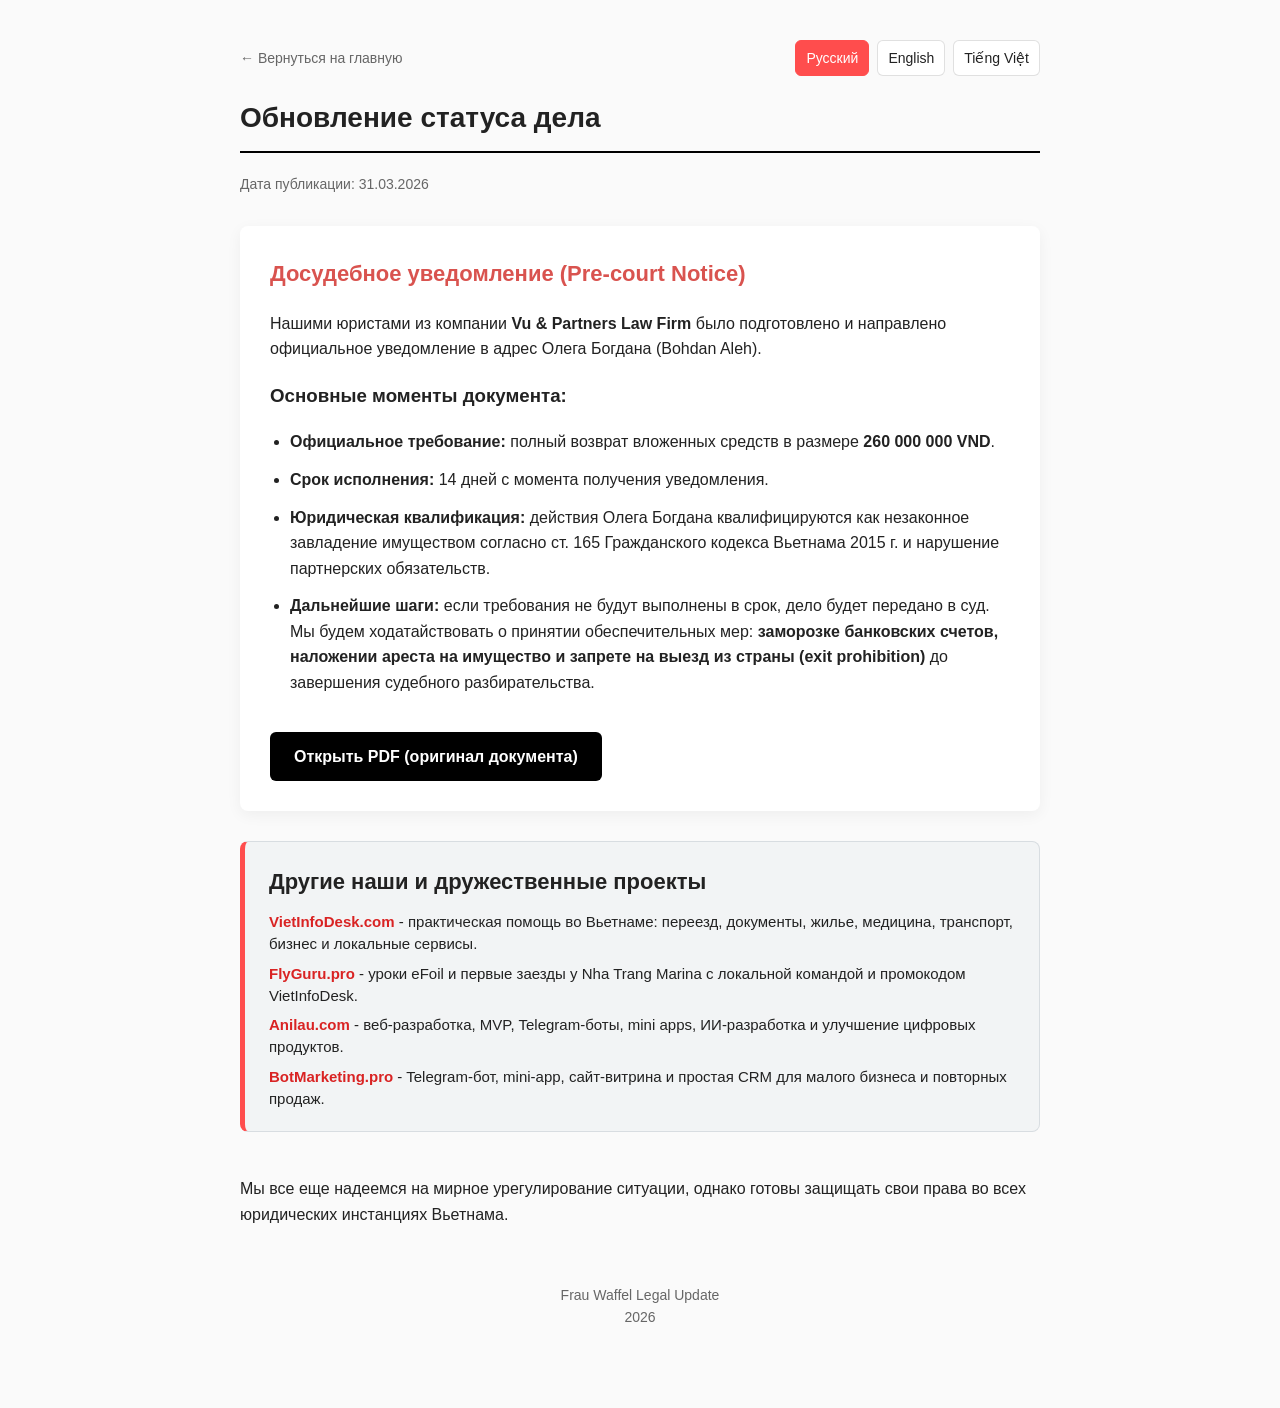
<file: legal-update.html>
<!DOCTYPE html>
<html lang="ru">
<head>
<meta charset="UTF-8">
<meta name="viewport" content="width=device-width, initial-scale=1.0">
<title>Досудебное уведомление по делу Frau Waffel</title>
<meta name="description" content="31 марта 2026 года юристы Vu & Partners Law Firm направили Олегу Богдану досудебное уведомление по делу Frau Waffel с требованием вернуть 260 000 000 VND.">
<meta name="robots" content="index, follow">
<meta property="og:type" content="article">
<meta property="og:url" content="https://frauwaffel.com/legal-update.html">
<meta property="og:title" content="Досудебное уведомление по делу Frau Waffel">
<meta property="og:description" content="Официальное требование к Олегу Богдану: вернуть 260 000 000 VND и прекратить незаконное удержание имущества.">
<meta property="og:image" content="https://frauwaffel.com/materials/cafe1.png">
<meta property="og:locale" content="ru_RU">
<meta name="twitter:card" content="summary_large_image">
<meta name="twitter:url" content="https://frauwaffel.com/legal-update.html">
<meta name="twitter:title" content="Досудебное уведомление по делу Frau Waffel">
<meta name="twitter:description" content="Официальное требование к Олегу Богдану: вернуть 260 000 000 VND и прекратить незаконное удержание имущества.">
<meta name="twitter:image" content="https://frauwaffel.com/materials/cafe1.png">
<link rel="canonical" href="https://frauwaffel.com/legal-update.html">
<link rel="alternate" hreflang="ru" href="https://frauwaffel.com/legal-update.html">
<link rel="alternate" hreflang="en" href="https://frauwaffel.com/legal-update-en.html">
<link rel="alternate" hreflang="vi" href="https://frauwaffel.com/legal-update-vi.html">
<link rel="alternate" hreflang="x-default" href="https://frauwaffel.com/legal-update.html">
<link rel="icon" href="data:,">
<link rel="stylesheet" href="styles.css">
<script async src="https://www.googletagmanager.com/gtag/js?id=G-RG5YGMSLDT"></script>
<script>
window.dataLayer = window.dataLayer || [];
function gtag(){dataLayer.push(arguments);}
gtag('js', new Date());
gtag('config', 'G-RG5YGMSLDT');
</script>
<script type="application/ld+json">
{
  "@context": "https://schema.org",
  "@type": "Article",
  "headline": "Досудебное уведомление по делу Frau Waffel",
  "description": "31 марта 2026 года юристы Vu & Partners Law Firm направили Олегу Богдану досудебное уведомление по делу Frau Waffel с требованием вернуть 260 000 000 VND.",
  "image": "https://frauwaffel.com/materials/cafe1.png",
  "inLanguage": "ru",
  "datePublished": "2026-03-31",
  "dateModified": "2026-06-03",
  "mainEntityOfPage": "https://frauwaffel.com/legal-update.html"
}
</script>
</head>
<body>
<main class="legal-container">
  <nav class="legal-nav" aria-label="Навигация">
    <a href="/" class="back-link">← Вернуться на главную</a>
    <div class="legal-lang" aria-label="Выбор языка">
      <a href="/legal-update.html" aria-current="page">Русский</a>
      <a href="/legal-update-en.html">English</a>
      <a href="/legal-update-vi.html">Tiếng Việt</a>
    </div>
  </nav>

  <h1 class="legal-title">Обновление статуса дела</h1>
  <div class="update-date">Дата публикации: 31.03.2026</div>

  <section class="legal-box">
    <h2>Досудебное уведомление (Pre-court Notice)</h2>
    <p>Нашими юристами из компании <strong>Vu & Partners Law Firm</strong> было подготовлено и направлено официальное уведомление в адрес Олега Богдана (Bohdan Aleh).</p>

    <h3>Основные моменты документа:</h3>
    <ul class="summary-list">
      <li><strong>Официальное требование:</strong> полный возврат вложенных средств в размере <strong>260 000 000 VND</strong>.</li>
      <li><strong>Срок исполнения:</strong> 14 дней с момента получения уведомления.</li>
      <li><strong>Юридическая квалификация:</strong> действия Олега Богдана квалифицируются как незаконное завладение имуществом согласно ст. 165 Гражданского кодекса Вьетнама 2015 г. и нарушение партнерских обязательств.</li>
      <li><strong>Дальнейшие шаги:</strong> если требования не будут выполнены в срок, дело будет передано в суд. Мы будем ходатайствовать о принятии обеспечительных мер: <strong>заморозке банковских счетов, наложении ареста на имущество и запрете на выезд из страны (exit prohibition)</strong> до завершения судебного разбирательства.</li>
    </ul>

    <a href="materials/precourt_notice.pdf" target="_blank" rel="noopener" class="pdf-link">Открыть PDF (оригинал документа)</a>
  </section>

  <section class="partners">
    <h2>Другие наши и дружественные проекты</h2>
    <div class="partner-list">
      <p class="partner-item"><a href="https://vietinfodesk.com/ru/" target="_blank" rel="noopener">VietInfoDesk.com</a> - практическая помощь во Вьетнаме: переезд, документы, жилье, медицина, транспорт, бизнес и локальные сервисы.</p>
      <p class="partner-item"><a href="https://flyguru.pro/ru/locations/nha-trang-marina?promo=VIETINFODESK" target="_blank" rel="noopener">FlyGuru.pro</a> - уроки eFoil и первые заезды у Nha Trang Marina с локальной командой и промокодом VietInfoDesk.</p>
      <p class="partner-item"><a href="https://anilau.com/ru/web-development-services/" target="_blank" rel="noopener">Anilau.com</a> - веб-разработка, MVP, Telegram-боты, mini apps, ИИ-разработка и улучшение цифровых продуктов.</p>
      <p class="partner-item"><a href="https://botmarketing.pro/" target="_blank" rel="noopener">BotMarketing.pro</a> - Telegram-бот, mini-app, сайт-витрина и простая CRM для малого бизнеса и повторных продаж.</p>
    </div>
  </section>

  <p>Мы все еще надеемся на мирное урегулирование ситуации, однако готовы защищать свои права во всех юридических инстанциях Вьетнама.</p>
  <footer class="footer">Frau Waffel Legal Update<br>2026</footer>
</main>
</body>
</html>
</file>
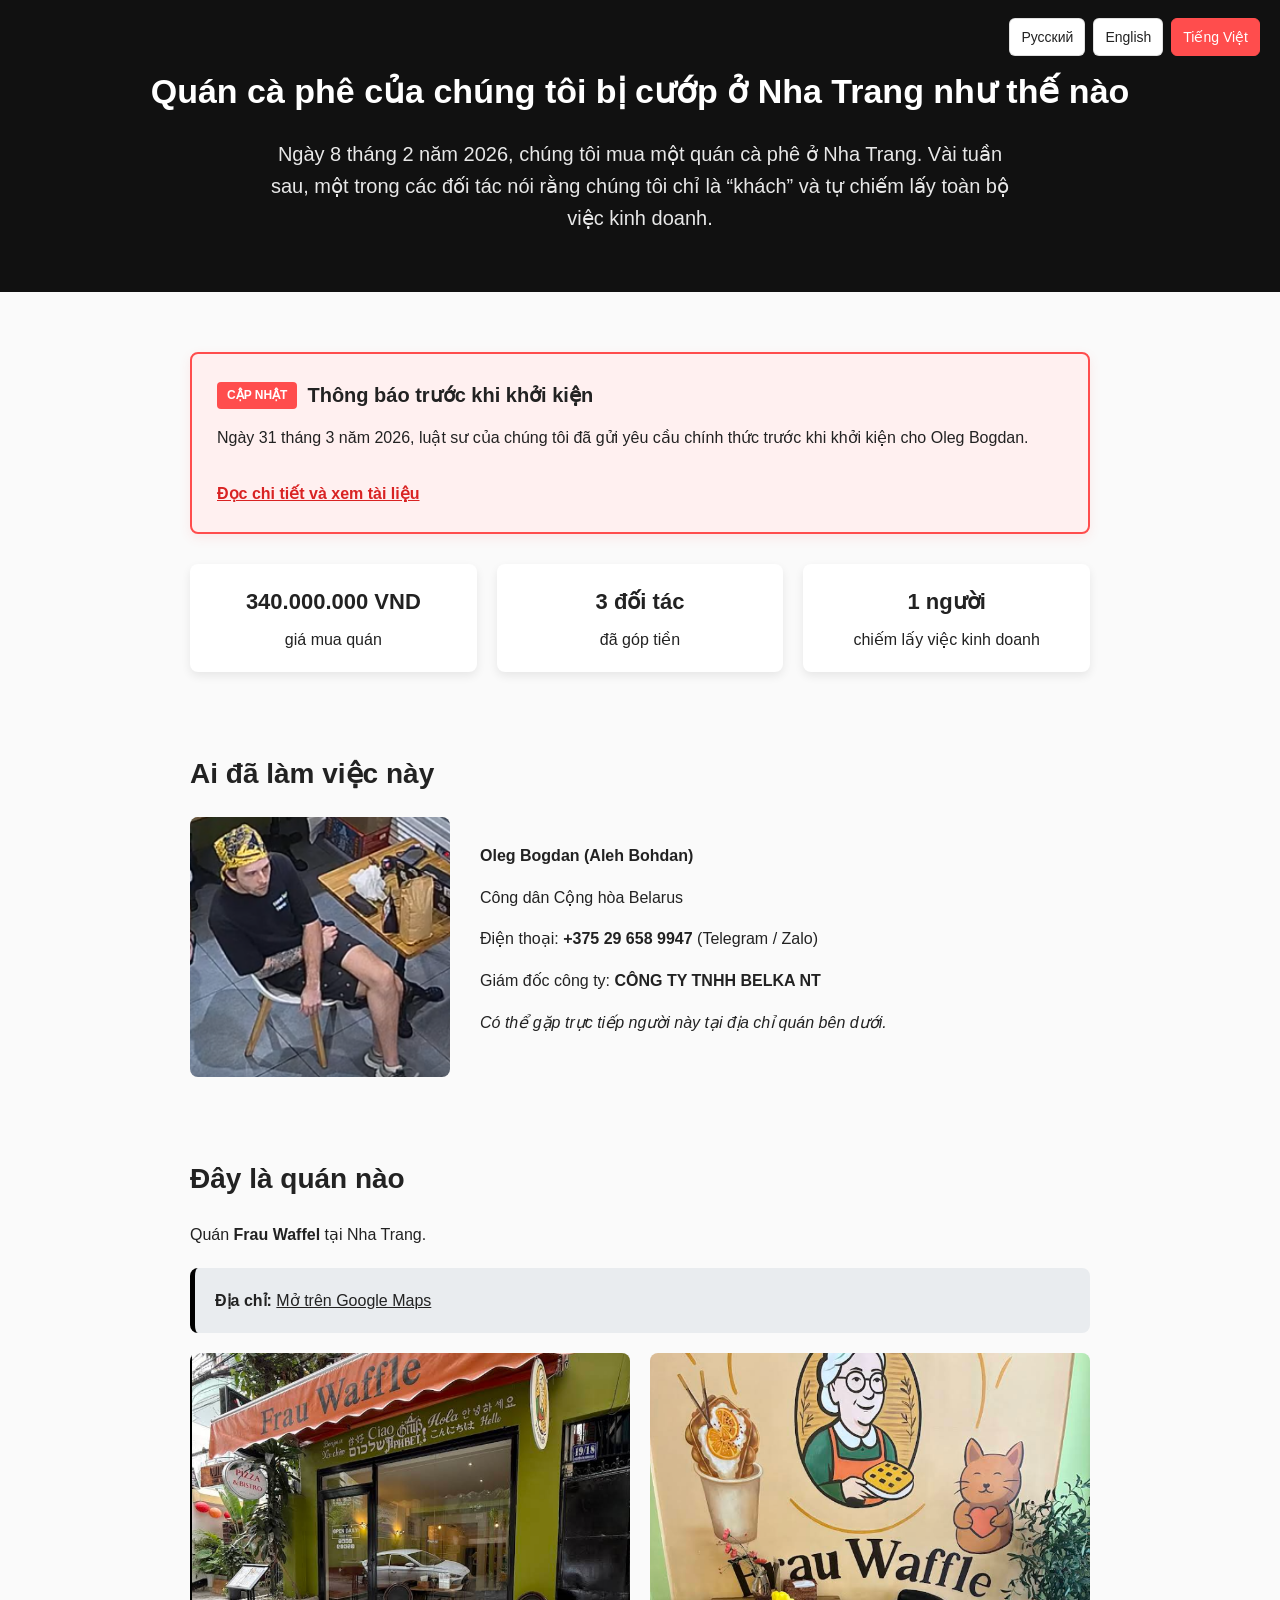
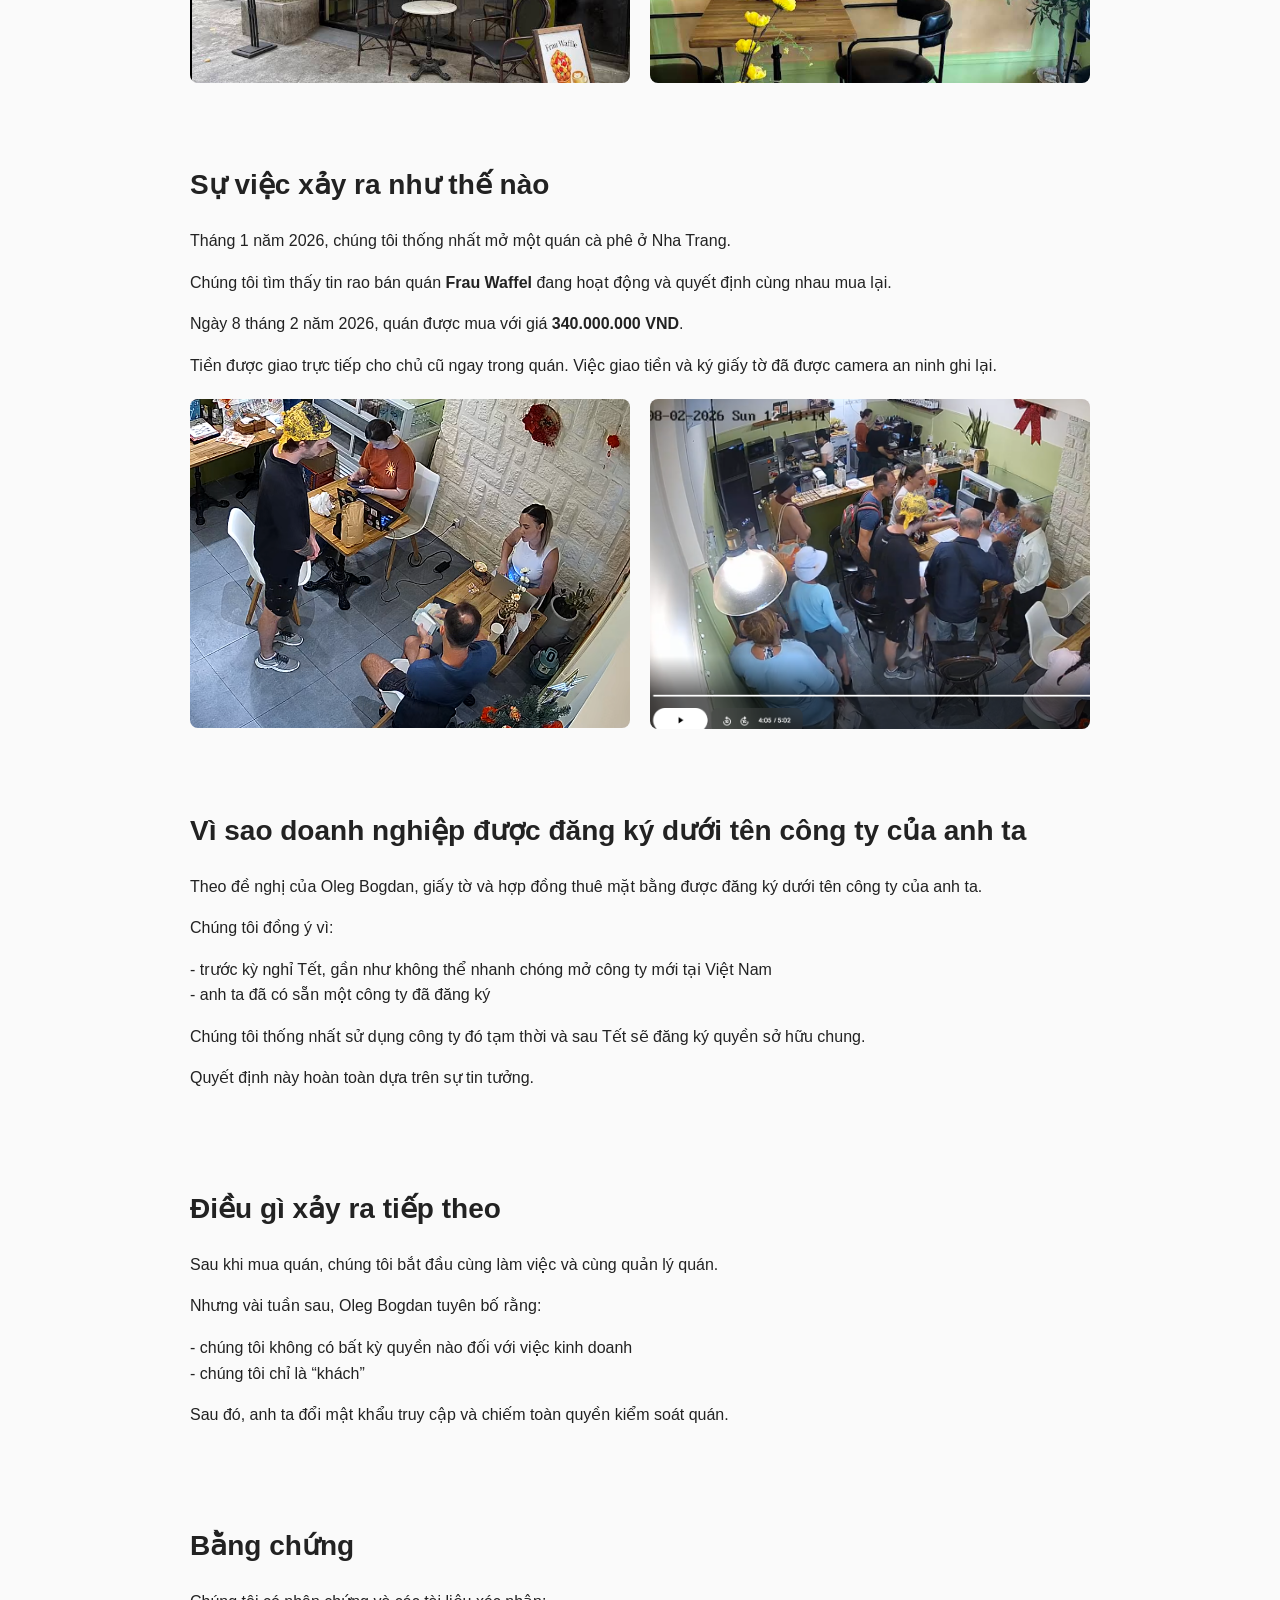
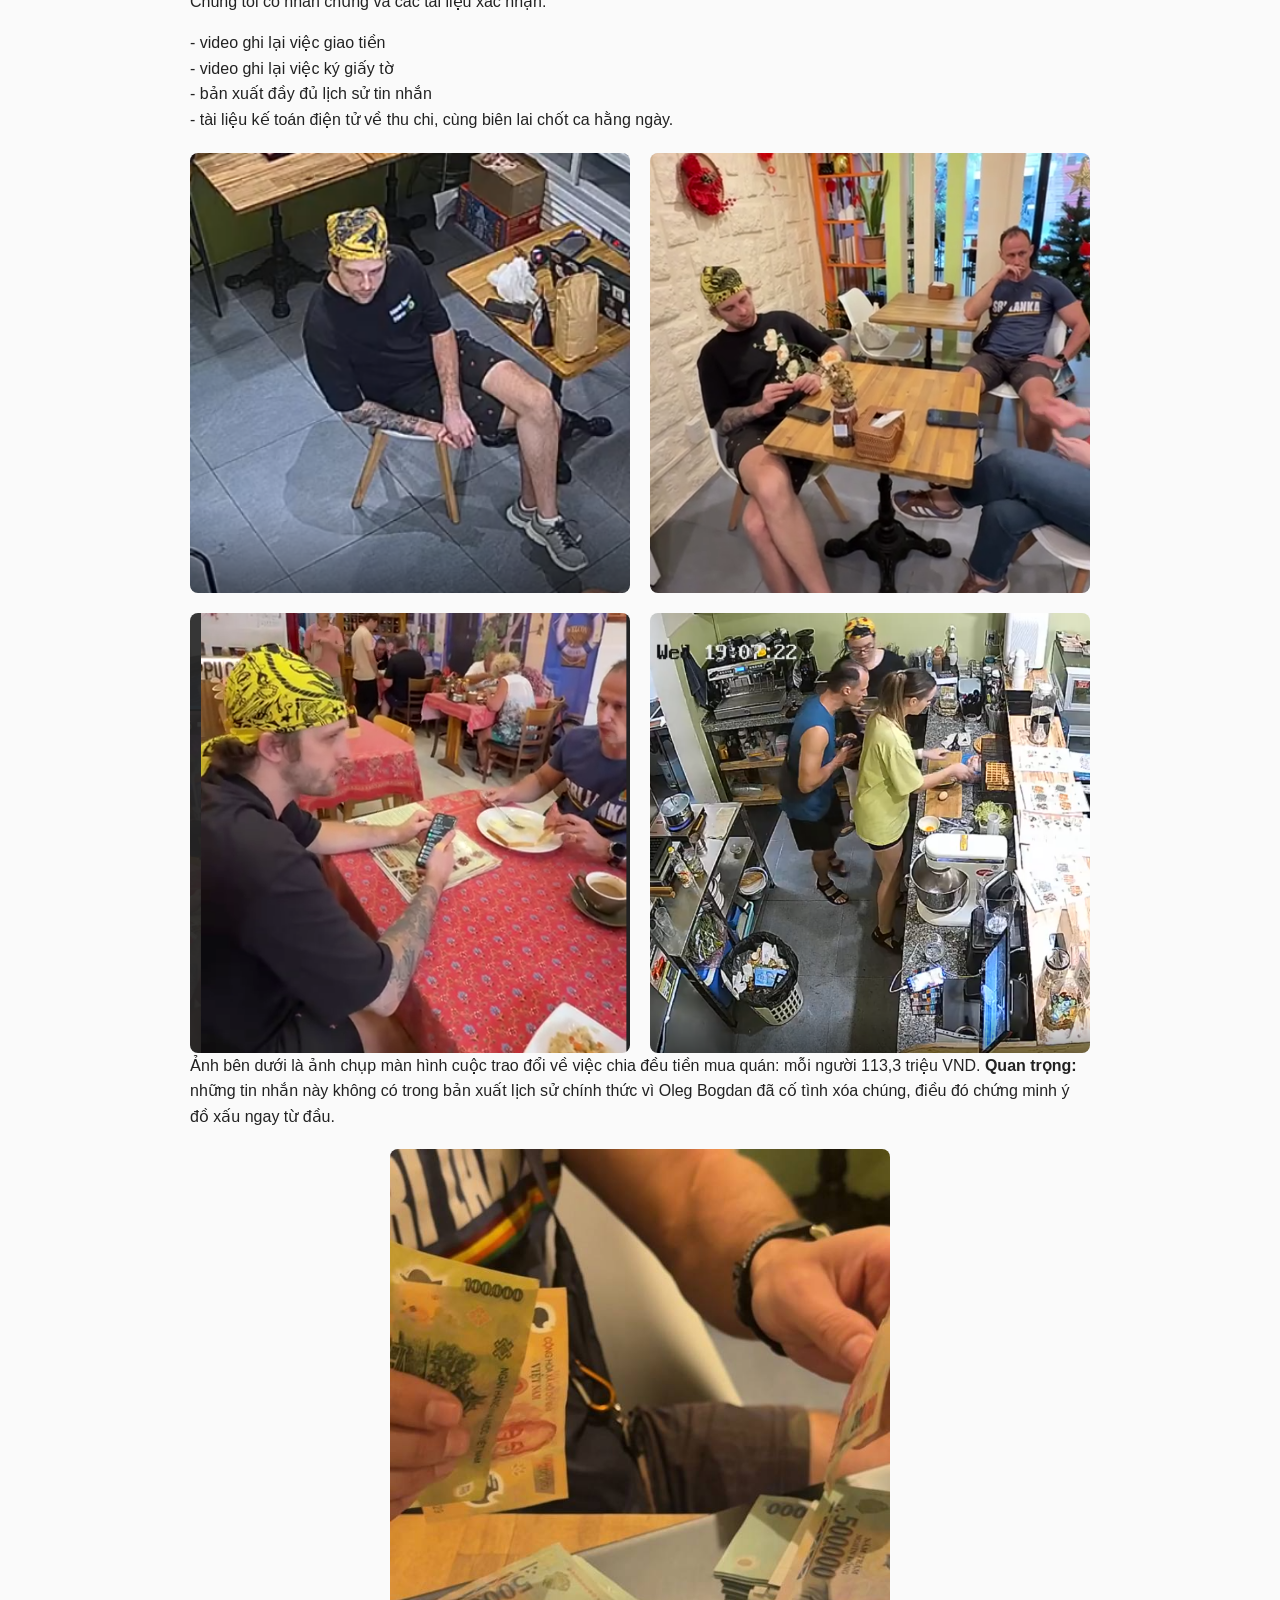
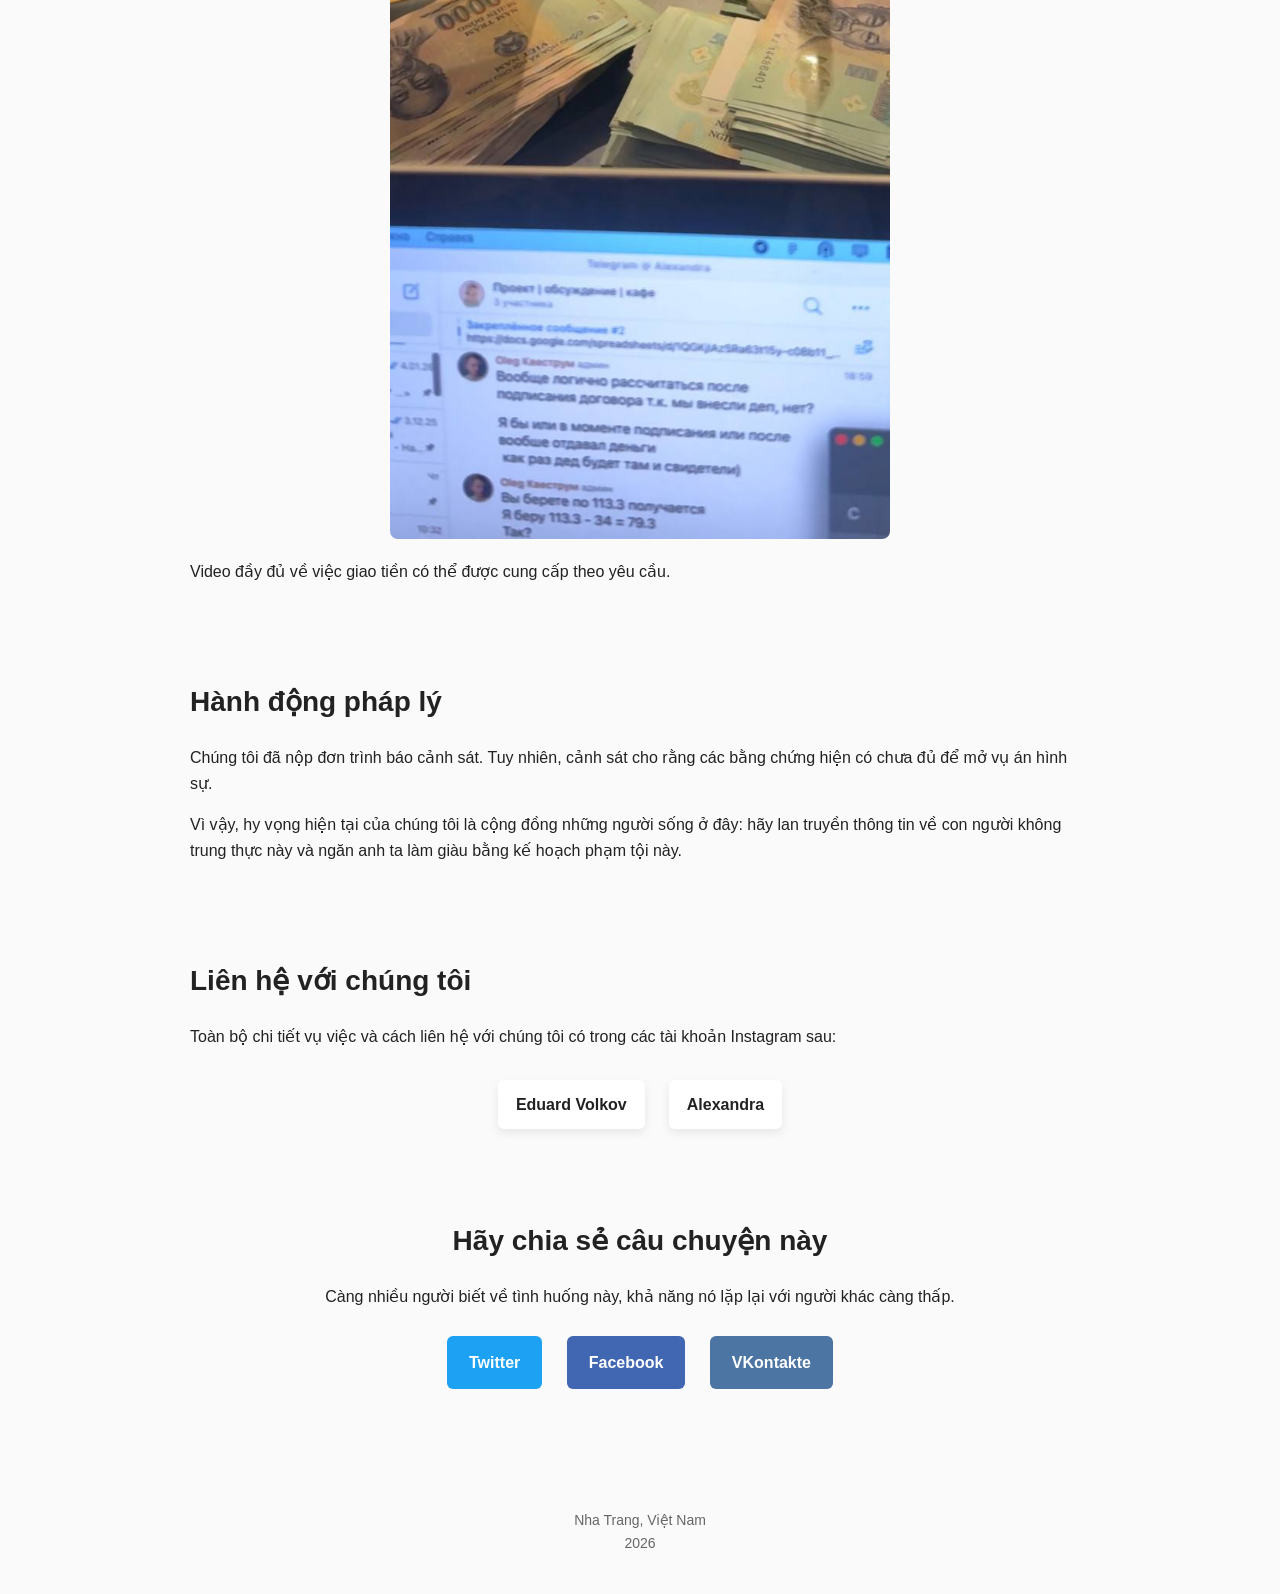
<file: vi.html>
<!DOCTYPE html>
<html lang="vi">
<head>
<meta charset="UTF-8">
<meta name="viewport" content="width=device-width, initial-scale=1.0">
<title>Quán cà phê Frau Waffel của chúng tôi bị cướp ở Nha Trang như thế nào</title>
<meta name="description" content="Câu chuyện quán cà phê Frau Waffel ở Nha Trang bị cướp: Oleg Bogdan (Aleh Bohdan), BELKA NT, thương vụ 340.000.000 VND, bằng chứng và hành động pháp lý.">
<meta name="robots" content="index, follow">
<meta property="og:type" content="article">
<meta property="og:url" content="https://frauwaffel.com/vi.html">
<meta property="og:title" content="Quán cà phê Frau Waffel của chúng tôi bị cướp ở Nha Trang như thế nào">
<meta property="og:description" content="Oleg Bogdan (Aleh Bohdan) đã chiếm đoạt quán Frau Waffel ở Nha Trang. Chúng tôi công bố câu chuyện, bằng chứng và các bước pháp lý.">
<meta property="og:image" content="https://frauwaffel.com/materials/cafe1.png">
<meta property="og:locale" content="vi_VN">
<meta property="og:locale:alternate" content="ru_RU">
<meta property="og:locale:alternate" content="en_US">
<meta name="twitter:card" content="summary_large_image">
<meta name="twitter:url" content="https://frauwaffel.com/vi.html">
<meta name="twitter:title" content="Quán cà phê Frau Waffel của chúng tôi bị cướp ở Nha Trang như thế nào">
<meta name="twitter:description" content="Oleg Bogdan (Aleh Bohdan) đã chiếm đoạt quán Frau Waffel ở Nha Trang. Chúng tôi công bố câu chuyện, bằng chứng và các bước pháp lý.">
<meta name="twitter:image" content="https://frauwaffel.com/materials/cafe1.png">
<link rel="canonical" href="https://frauwaffel.com/vi.html">
<link rel="alternate" hreflang="ru" href="https://frauwaffel.com/">
<link rel="alternate" hreflang="en" href="https://frauwaffel.com/en.html">
<link rel="alternate" hreflang="vi" href="https://frauwaffel.com/vi.html">
<link rel="alternate" hreflang="x-default" href="https://frauwaffel.com/">
<link rel="icon" href="data:,">
<link rel="stylesheet" href="styles.css">
<script async src="https://www.googletagmanager.com/gtag/js?id=G-RG5YGMSLDT"></script>
<script>
window.dataLayer = window.dataLayer || [];
function gtag(){dataLayer.push(arguments);}
gtag('js', new Date());
gtag('config', 'G-RG5YGMSLDT');
</script>
<script type="application/ld+json">
{
  "@context": "https://schema.org",
  "@type": "Article",
  "headline": "Quán cà phê Frau Waffel của chúng tôi bị cướp ở Nha Trang như thế nào",
  "description": "Câu chuyện quán cà phê Frau Waffel ở Nha Trang bị cướp: Oleg Bogdan (Aleh Bohdan), BELKA NT, thương vụ 340.000.000 VND, bằng chứng và hành động pháp lý.",
  "image": "https://frauwaffel.com/materials/cafe1.png",
  "inLanguage": "vi",
  "datePublished": "2026-03-05",
  "dateModified": "2026-06-03",
  "mainEntityOfPage": "https://frauwaffel.com/vi.html"
}
</script>
</head>
<body>
<header class="hero">
  <nav class="language-nav" aria-label="Chọn ngôn ngữ">
    <a href="/">Русский</a>
    <a href="/en.html">English</a>
    <a href="/vi.html" aria-current="page">Tiếng Việt</a>
  </nav>
  <h1>Quán cà phê của chúng tôi bị cướp ở Nha Trang như thế nào</h1>
  <p>Ngày 8 tháng 2 năm 2026, chúng tôi mua một quán cà phê ở Nha Trang. Vài tuần sau, một trong các đối tác nói rằng chúng tôi chỉ là “khách” và tự chiếm lấy toàn bộ việc kinh doanh.</p>
</header>

<main class="container">
  <section class="section">
    <div class="update-box">
      <div class="update-header">
        <span class="update-badge">Cập nhật</span>
        <h2>Thông báo trước khi khởi kiện</h2>
      </div>
      <p>Ngày 31 tháng 3 năm 2026, luật sư của chúng tôi đã gửi yêu cầu chính thức trước khi khởi kiện cho Oleg Bogdan.</p>
      <a href="legal-update-vi.html" class="update-link">Đọc chi tiết và xem tài liệu</a>
    </div>

    <div class="facts">
      <div class="fact"><strong>340.000.000 VND</strong><span>giá mua quán</span></div>
      <div class="fact"><strong>3 đối tác</strong><span>đã góp tiền</span></div>
      <div class="fact"><strong>1 người</strong><span>chiếm lấy việc kinh doanh</span></div>
    </div>
  </section>

  <section class="section">
    <h2>Ai đã làm việc này</h2>
    <div class="person">
      <img src="materials/scammer_aleh_bohdan.png" alt="Oleg Bogdan (Aleh Bohdan), người liên quan trong vụ quán Frau Waffel">
      <div>
        <p><strong>Oleg Bogdan (Aleh Bohdan)</strong></p>
        <p>Công dân Cộng hòa Belarus</p>
        <p>Điện thoại: <strong>+375 29 658 9947</strong> (Telegram / Zalo)</p>
        <p>Giám đốc công ty: <strong>CÔNG TY TNHH BELKA NT</strong></p>
        <p><em>Có thể gặp trực tiếp người này tại địa chỉ quán bên dưới.</em></p>
      </div>
    </div>
  </section>

  <section class="section">
    <h2>Đây là quán nào</h2>
    <p>Quán <strong>Frau Waffel</strong> tại Nha Trang.</p>
    <div class="location-box"><strong>Địa chỉ:</strong> <a href="https://maps.app.goo.gl/wEeCgrbshTa6hxHM7" target="_blank" rel="noopener">Mở trên Google Maps</a></div>
    <div class="images">
      <img src="materials/cafe1.png" alt="Không gian bên trong quán Frau Waffel ở Nha Trang">
      <img src="materials/cafe2.png" alt="Bên ngoài quán Frau Waffel ở Nha Trang">
    </div>
  </section>

  <section class="section">
    <h2>Sự việc xảy ra như thế nào</h2>
    <p>Tháng 1 năm 2026, chúng tôi thống nhất mở một quán cà phê ở Nha Trang.</p>
    <p>Chúng tôi tìm thấy tin rao bán quán <strong>Frau Waffel</strong> đang hoạt động và quyết định cùng nhau mua lại.</p>
    <p>Ngày 8 tháng 2 năm 2026, quán được mua với giá <strong>340.000.000 VND</strong>.</p>
    <p>Tiền được giao trực tiếp cho chủ cũ ngay trong quán. Việc giao tiền và ký giấy tờ đã được camera an ninh ghi lại.</p>
    <div class="images">
      <img src="materials/money_for_cafe.png" alt="Bằng chứng giao tiền để mua quán Frau Waffel">
      <img src="materials/contract_signed.png" alt="Bằng chứng ký giấy tờ mua quán Frau Waffel">
    </div>
  </section>

  <section class="section">
    <h2>Vì sao doanh nghiệp được đăng ký dưới tên công ty của anh ta</h2>
    <p>Theo đề nghị của Oleg Bogdan, giấy tờ và hợp đồng thuê mặt bằng được đăng ký dưới tên công ty của anh ta.</p>
    <p>Chúng tôi đồng ý vì:</p>
    <p>- trước kỳ nghỉ Tết, gần như không thể nhanh chóng mở công ty mới tại Việt Nam<br>- anh ta đã có sẵn một công ty đã đăng ký</p>
    <p>Chúng tôi thống nhất sử dụng công ty đó tạm thời và sau Tết sẽ đăng ký quyền sở hữu chung.</p>
    <p>Quyết định này hoàn toàn dựa trên sự tin tưởng.</p>
  </section>

  <section class="section">
    <h2>Điều gì xảy ra tiếp theo</h2>
    <p>Sau khi mua quán, chúng tôi bắt đầu cùng làm việc và cùng quản lý quán.</p>
    <p>Nhưng vài tuần sau, Oleg Bogdan tuyên bố rằng:</p>
    <p>- chúng tôi không có bất kỳ quyền nào đối với việc kinh doanh<br>- chúng tôi chỉ là “khách”</p>
    <p>Sau đó, anh ta đổi mật khẩu truy cập và chiếm toàn quyền kiểm soát quán.</p>
  </section>

  <section class="section">
    <h2>Bằng chứng</h2>
    <p>Chúng tôi có nhân chứng và các tài liệu xác nhận:</p>
    <p>- video ghi lại việc giao tiền<br>- video ghi lại việc ký giấy tờ<br>- bản xuất đầy đủ lịch sử tin nhắn<br>- tài liệu kế toán điện tử về thu chi, cùng biên lai chốt ca hằng ngày.</p>
    <div class="images">
      <img src="materials/screenshot_1.png" alt="Bằng chứng: tin nhắn và ghi chép tài chính về quán Frau Waffel">
      <img src="materials/screenshot_2.png" alt="Bằng chứng: tin nhắn và ghi chép tài chính về quán Frau Waffel">
      <img src="materials/screenshot_3.png" alt="Bằng chứng: tin nhắn và ghi chép tài chính về quán Frau Waffel">
      <img src="materials/rabotaem_v_kafe.png" alt="Bằng chứng chúng tôi làm việc trong quán trước khi việc kinh doanh bị chiếm đoạt">
    </div>
    <p>Ảnh bên dưới là ảnh chụp màn hình cuộc trao đổi về việc chia đều tiền mua quán: mỗi người 113,3 triệu VND. <strong>Quan trọng:</strong> những tin nhắn này không có trong bản xuất lịch sử chính thức vì Oleg Bogdan đã cố tình xóa chúng, điều đó chứng minh ý đồ xấu ngay từ đầu.</p>
    <div class="images single-proof">
      <img src="materials/shares.jpg" alt="Ảnh chụp màn hình trao đổi về phần góp ngang nhau khi mua quán Frau Waffel">
    </div>
    <p>Video đầy đủ về việc giao tiền có thể được cung cấp theo yêu cầu.</p>
  </section>

  <section class="section">
    <h2>Hành động pháp lý</h2>
    <p>Chúng tôi đã nộp đơn trình báo cảnh sát. Tuy nhiên, cảnh sát cho rằng các bằng chứng hiện có chưa đủ để mở vụ án hình sự.</p>
    <p>Vì vậy, hy vọng hiện tại của chúng tôi là cộng đồng những người sống ở đây: hãy lan truyền thông tin về con người không trung thực này và ngăn anh ta làm giàu bằng kế hoạch phạm tội này.</p>
  </section>

  <section class="section">
    <h2>Liên hệ với chúng tôi</h2>
    <p>Toàn bộ chi tiết vụ việc và cách liên hệ với chúng tôi có trong các tài khoản Instagram sau:</p>
    <div class="social-links">
      <a href="https://www.instagram.com/ed_volkov" target="_blank" rel="noopener" class="social-item">Eduard Volkov</a>
      <a href="https://www.instagram.com/travelophilea" target="_blank" rel="noopener" class="social-item">Alexandra</a>
    </div>
  </section>

  <section class="share">
    <h2>Hãy chia sẻ câu chuyện này</h2>
    <p>Càng nhiều người biết về tình huống này, khả năng nó lặp lại với người khác càng thấp.</p>
    <a href="https://twitter.com/intent/tweet?url=https%3A%2F%2Ffrauwaffel.com%2Fvi.html&text=Qu%C3%A1n%20Frau%20Waffel%20c%E1%BB%A7a%20ch%C3%BAng%20t%C3%B4i%20b%E1%BB%8B%20c%C6%B0%E1%BB%9Bp%20%E1%BB%9F%20Nha%20Trang" target="_blank" rel="noopener" class="tw">Twitter</a>
    <a href="https://www.facebook.com/sharer/sharer.php?u=https%3A%2F%2Ffrauwaffel.com%2Fvi.html" target="_blank" rel="noopener" class="fb">Facebook</a>
    <a href="https://vk.com/share.php?url=https%3A%2F%2Ffrauwaffel.com%2Fvi.html&title=Frau%20Waffel%20Nha%20Trang" target="_blank" rel="noopener" class="vk">VKontakte</a>
  </section>
</main>

<footer class="footer">Nha Trang, Việt Nam<br>2026</footer>
</body>
</html>
</file>
<file: styles.css>
body {
  font-family: Arial, Helvetica, sans-serif;
  margin: 0;
  background: #fafafa;
  color: #222;
  line-height: 1.6;
}

a {
  color: inherit;
}

.container {
  max-width: 900px;
  margin: auto;
  padding: 20px;
}

.hero {
  background: #111;
  color: white;
  padding: 64px 20px 58px;
  text-align: center;
  position: relative;
}

.language-nav {
  position: absolute;
  top: 18px;
  right: 20px;
  display: flex;
  gap: 8px;
  flex-wrap: wrap;
  justify-content: flex-end;
}

.language-nav a {
  color: #222;
  background: white;
  text-decoration: none;
  padding: 7px 11px;
  border-radius: 6px;
  font-size: 14px;
  border: 1px solid rgba(0, 0, 0, 0.12);
}

.language-nav a[aria-current="page"] {
  background: #ff4d4d;
  color: white;
  border-color: #ff4d4d;
}

.hero h1 {
  font-size: 34px;
  margin: 0 0 20px;
}

.hero p {
  font-size: 20px;
  max-width: 760px;
  margin: auto;
  opacity: 0.9;
}

.section {
  padding: 40px 0;
}

h2 {
  font-size: 28px;
  margin: 0 0 20px;
}

p {
  margin: 0 0 16px;
}

.facts {
  display: grid;
  grid-template-columns: repeat(3, 1fr);
  gap: 20px;
  margin-top: 30px;
}

.fact {
  background: white;
  padding: 20px;
  border-radius: 8px;
  text-align: center;
  box-shadow: 0 4px 10px rgba(0, 0, 0, 0.08);
}

.fact strong {
  font-size: 22px;
  display: block;
  margin-bottom: 8px;
}

.update-box {
  background: #fff0f0;
  border: 2px solid #ff4d4d;
  padding: 25px;
  border-radius: 8px;
  margin-bottom: 30px;
  display: flex;
  flex-direction: column;
  gap: 14px;
  box-shadow: 0 4px 12px rgba(255, 77, 77, 0.1);
}

.update-header {
  display: flex;
  align-items: center;
  gap: 10px;
  flex-wrap: wrap;
}

.update-badge {
  background: #ff4d4d;
  color: white;
  padding: 4px 10px;
  border-radius: 4px;
  font-weight: bold;
  font-size: 12px;
  text-transform: uppercase;
}

.update-box h2 {
  margin: 0;
  font-size: 20px;
}

.update-link {
  color: #d92323;
  font-weight: bold;
  text-decoration: underline;
}

.person {
  display: flex;
  flex-wrap: wrap;
  gap: 30px;
  align-items: center;
}

.person img {
  width: 260px;
  border-radius: 8px;
}

.images {
  display: grid;
  grid-template-columns: repeat(2, 1fr);
  gap: 20px;
  margin-top: 20px;
}

.images img {
  width: 100%;
  border-radius: 8px;
}

.single-proof {
  grid-template-columns: 1fr;
  max-width: 500px;
  margin: 20px auto;
}

.location-box {
  background: #e9ecef;
  padding: 20px;
  border-radius: 8px;
  margin-top: 20px;
  border-left: 5px solid #000;
}

.social-links {
  display: flex;
  justify-content: center;
  gap: 24px;
  flex-wrap: wrap;
  margin-top: 30px;
}

.social-item {
  text-align: center;
  text-decoration: none;
  color: #222;
  font-weight: bold;
  padding: 12px 18px;
  border-radius: 6px;
  background: white;
  box-shadow: 0 4px 10px rgba(0, 0, 0, 0.08);
  transition: transform 0.2s;
}

.social-item:hover {
  transform: translateY(-3px);
}

.share {
  text-align: center;
  padding: 50px 0;
}

.partners {
  background: #f2f4f5;
  border: 1px solid #d8dde1;
  border-left: 5px solid #ff4d4d;
  border-radius: 8px;
  padding: 22px 24px;
  margin: 20px 0 44px;
}

.partners h2 {
  margin: 0 0 12px;
  font-size: 22px;
}

.partner-list {
  display: grid;
  gap: 8px;
  margin: 0;
}

.partner-item {
  margin: 0;
  font-size: 15px;
  line-height: 1.45;
}

.partner-item a {
  color: #d92323;
  font-weight: bold;
  text-decoration: none;
}

.partner-item a:hover {
  text-decoration: underline;
}

.share a {
  display: inline-block;
  margin: 10px;
  padding: 14px 22px;
  background: black;
  color: white;
  text-decoration: none;
  border-radius: 6px;
  font-weight: bold;
  transition: opacity 0.2s;
}

.share a:hover {
  opacity: 0.8;
}

.share a.tw {
  background: #1da1f2;
}

.share a.fb {
  background: #4267b2;
}

.share a.vk {
  background: #4c75a3;
}

.footer {
  text-align: center;
  font-size: 14px;
  padding: 40px 20px;
  color: #666;
}

.legal-container {
  max-width: 800px;
  margin: auto;
  padding: 40px 20px;
}

.legal-nav {
  display: flex;
  justify-content: space-between;
  align-items: center;
  gap: 16px;
  flex-wrap: wrap;
  margin-bottom: 20px;
}

.back-link {
  color: #666;
  text-decoration: none;
  font-size: 14px;
}

.back-link:hover {
  text-decoration: underline;
}

.legal-lang {
  display: flex;
  gap: 8px;
  flex-wrap: wrap;
}

.legal-lang a {
  text-decoration: none;
  color: #222;
  background: white;
  border: 1px solid rgba(0, 0, 0, 0.12);
  padding: 6px 10px;
  border-radius: 6px;
  font-size: 14px;
}

.legal-lang a[aria-current="page"] {
  background: #ff4d4d;
  color: white;
  border-color: #ff4d4d;
}

.legal-title {
  font-size: 28px;
  margin-bottom: 20px;
  border-bottom: 2px solid #000;
  padding-bottom: 10px;
}

.update-date {
  color: #666;
  font-size: 14px;
  margin-bottom: 30px;
}

.legal-box {
  background: white;
  padding: 30px;
  border-radius: 8px;
  box-shadow: 0 4px 15px rgba(0, 0, 0, 0.05);
  margin-bottom: 30px;
}

.legal-box h2 {
  margin-top: 0;
  font-size: 22px;
  color: #d9534f;
}

.summary-list {
  padding-left: 20px;
}

.summary-list li {
  margin-bottom: 12px;
}

.pdf-link {
  display: inline-flex;
  align-items: center;
  background: #000;
  color: #fff;
  padding: 12px 24px;
  border-radius: 6px;
  text-decoration: none;
  font-weight: bold;
  margin-top: 20px;
}

.pdf-link:hover {
  opacity: 0.8;
}

@media (max-width: 700px) {
  .hero {
    padding-top: 96px;
  }

  .hero h1 {
    font-size: 28px;
  }

  .hero p {
    font-size: 18px;
  }

  .language-nav {
    left: 12px;
    right: 12px;
    justify-content: center;
  }

  .facts,
  .images {
    grid-template-columns: 1fr;
  }

  .person {
    flex-direction: column;
    text-align: center;
  }
}
</file>
